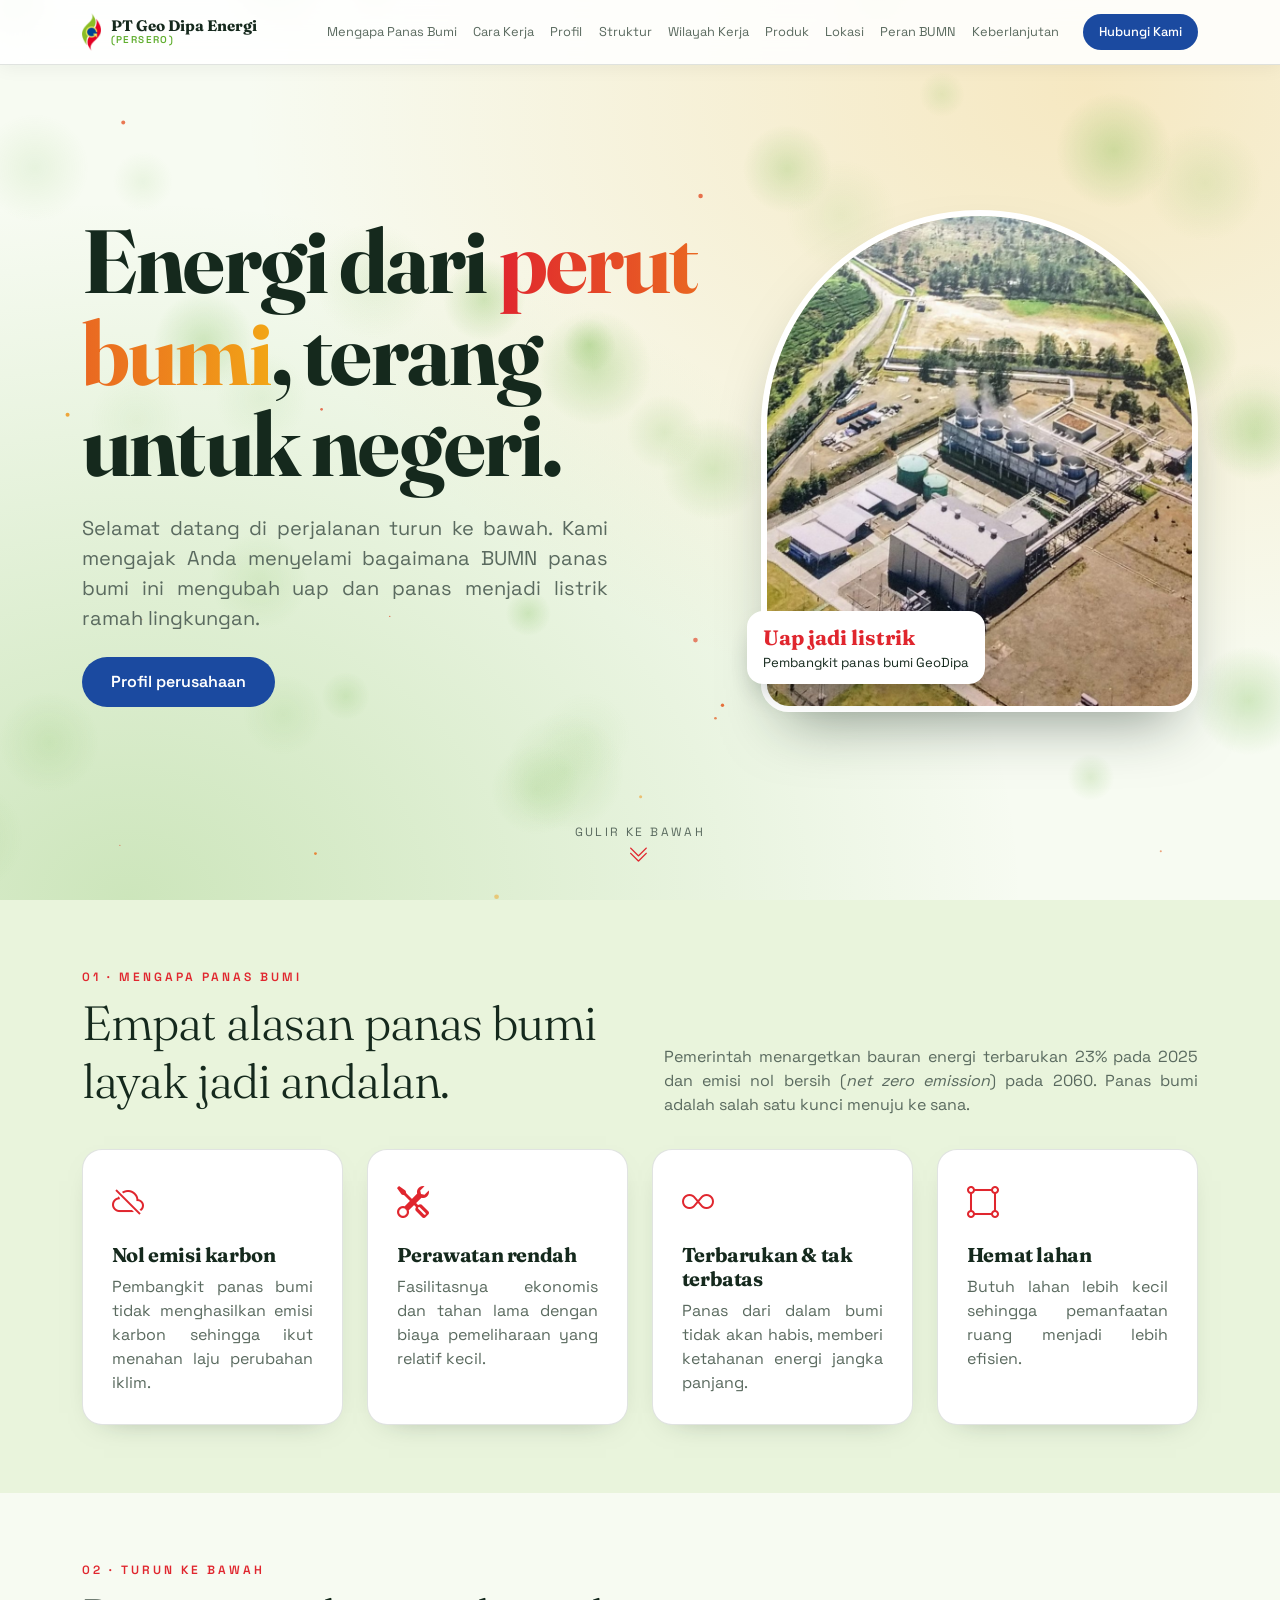
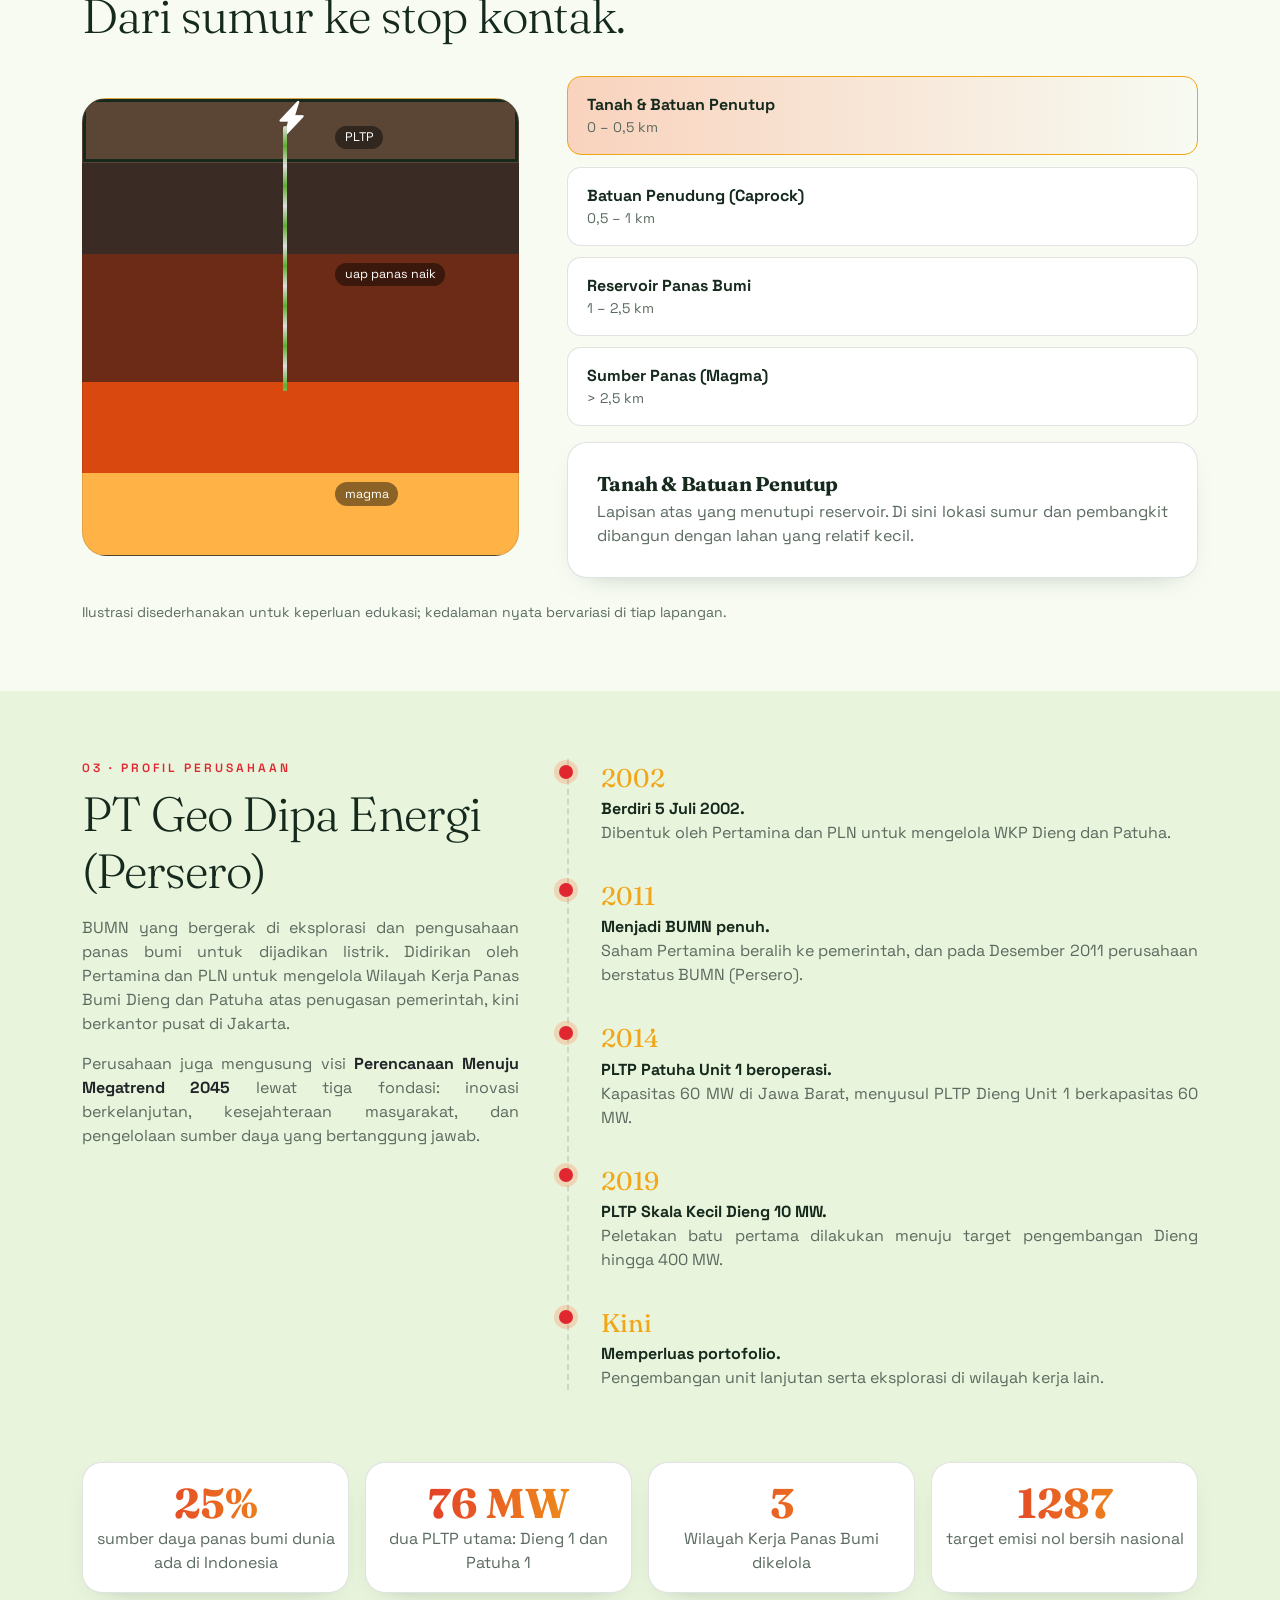
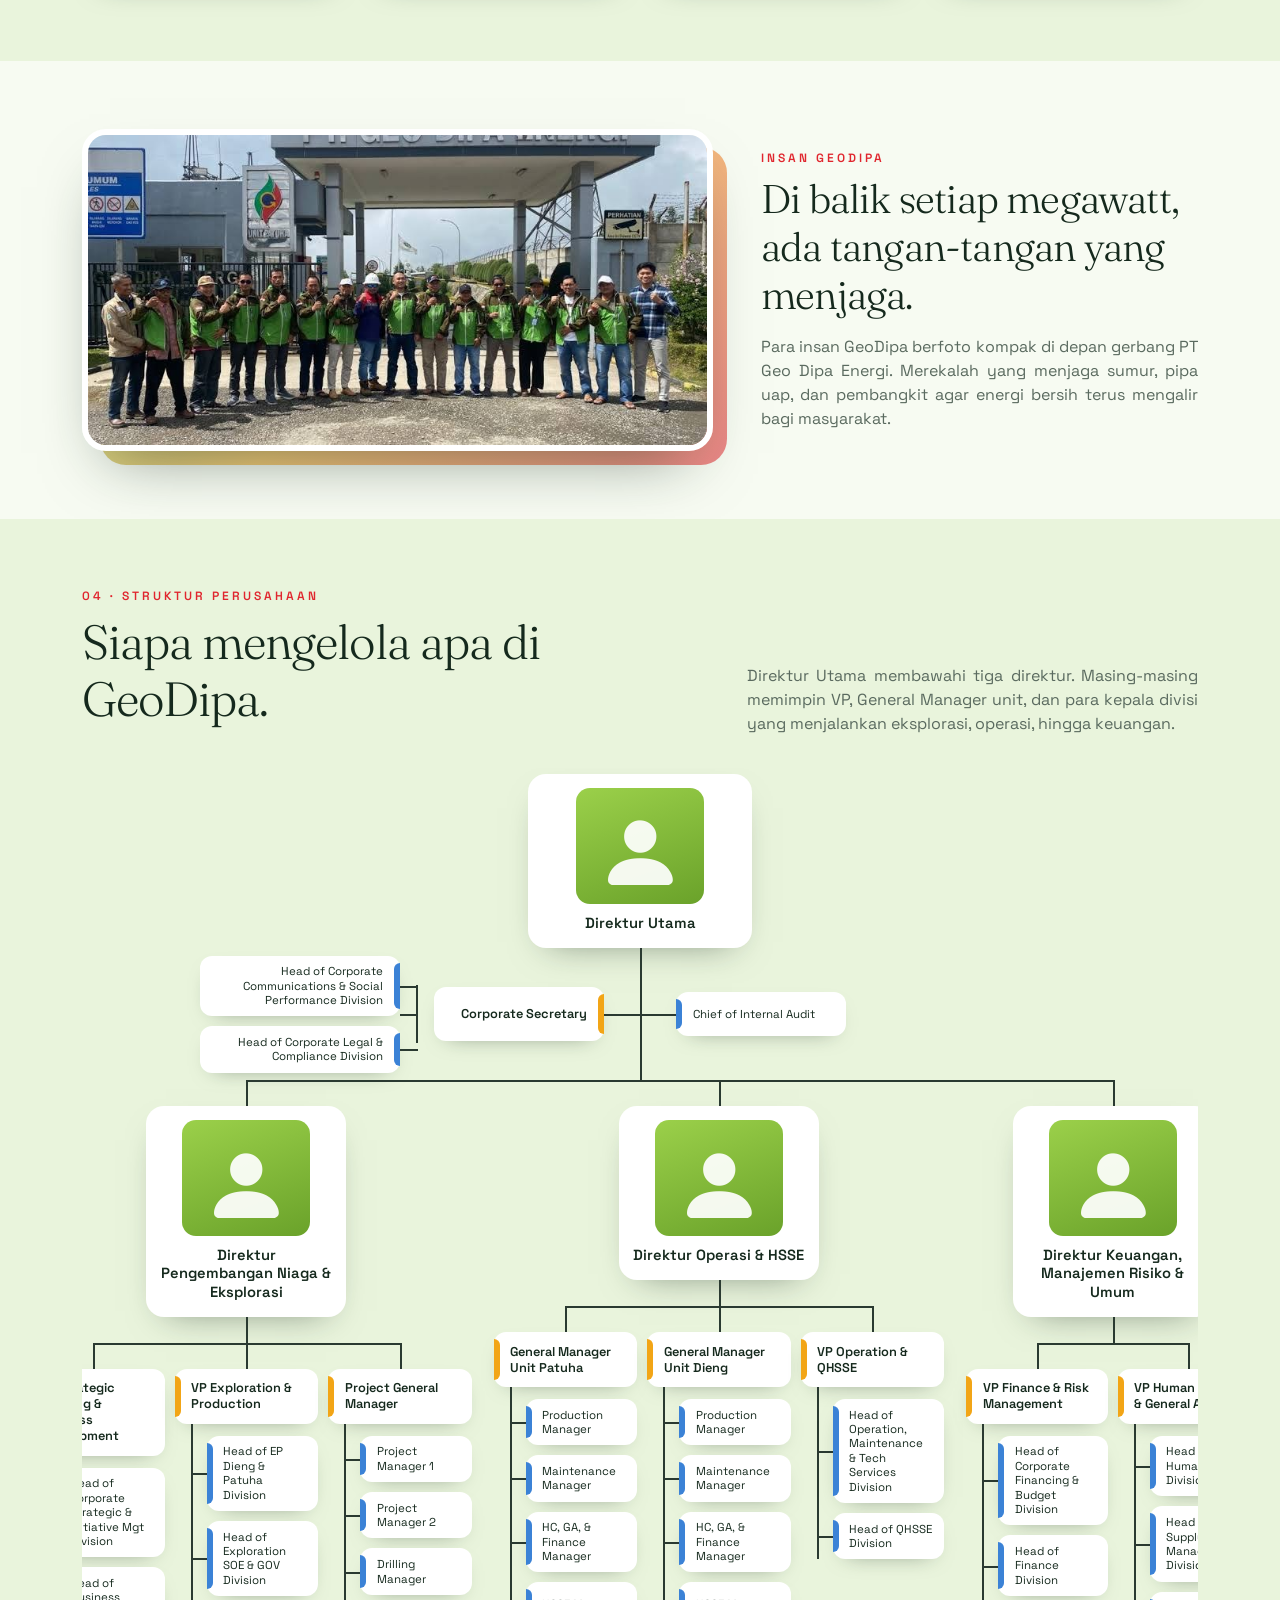
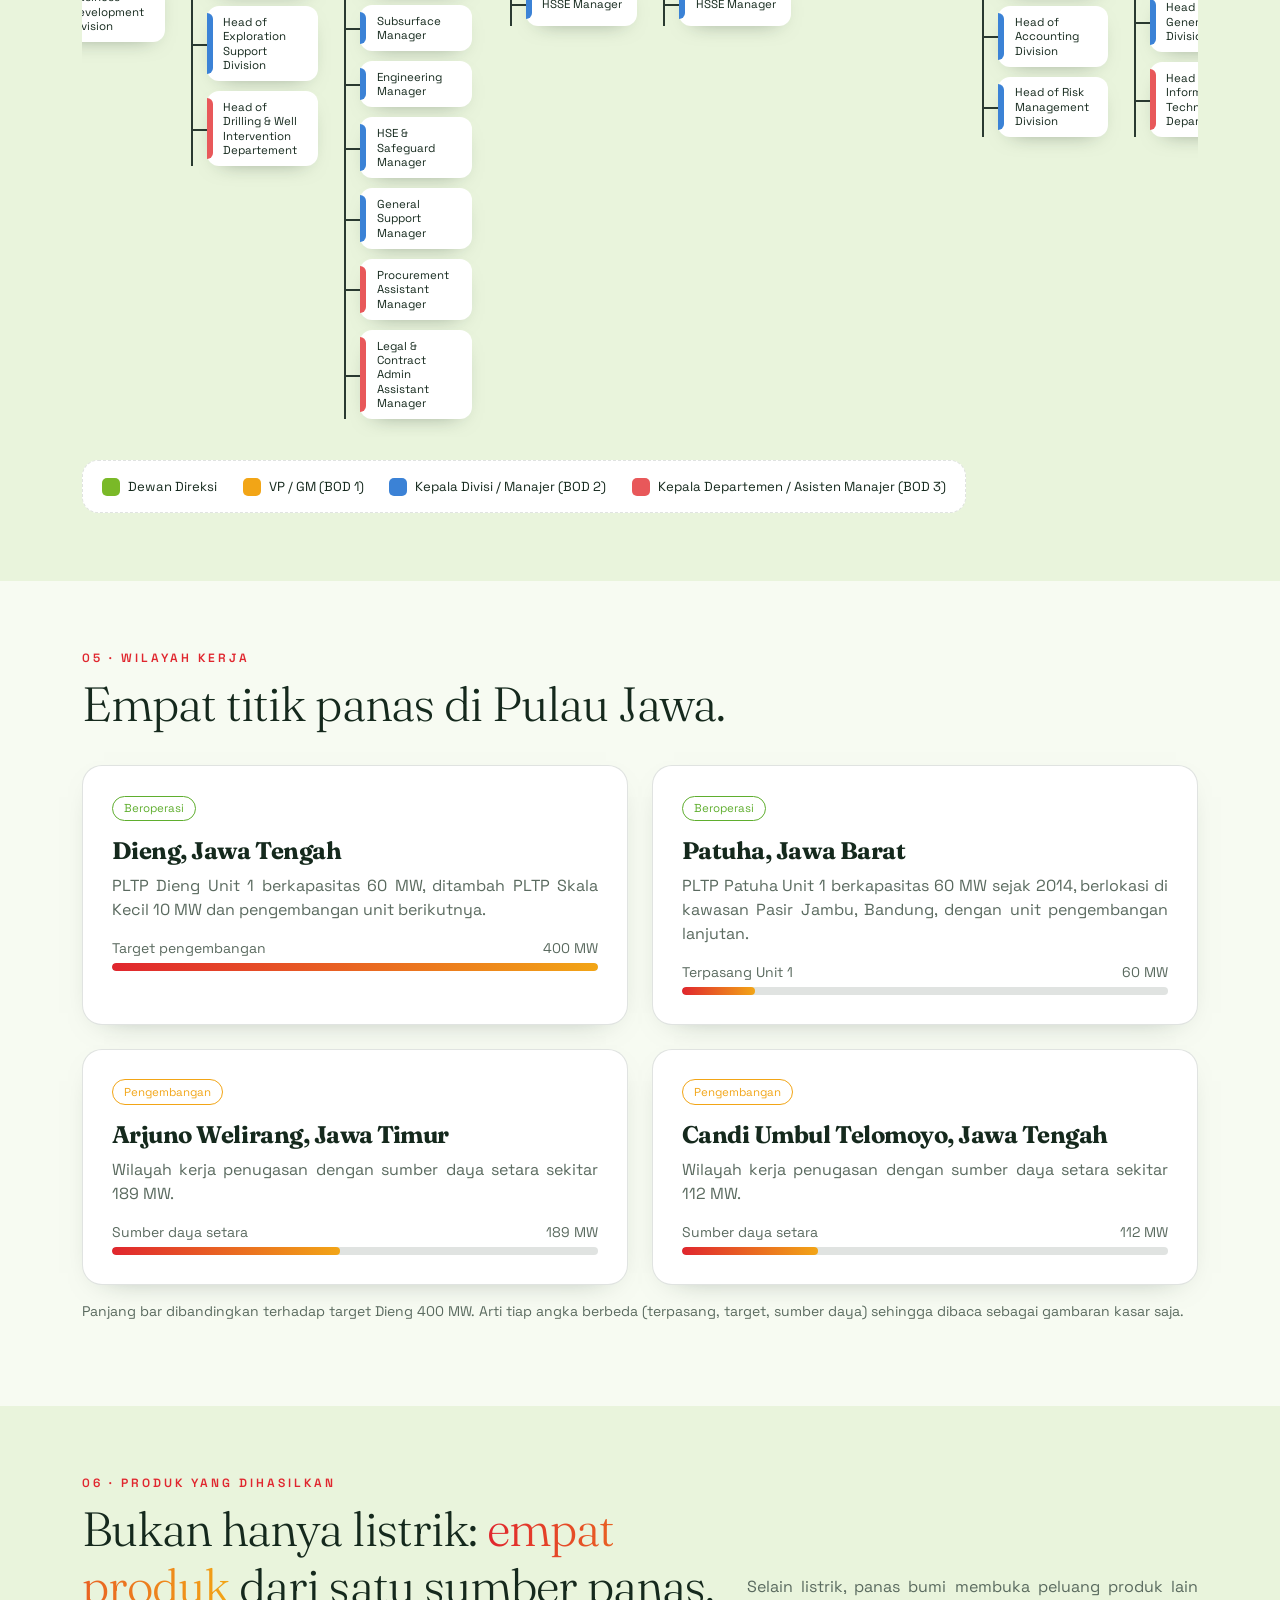
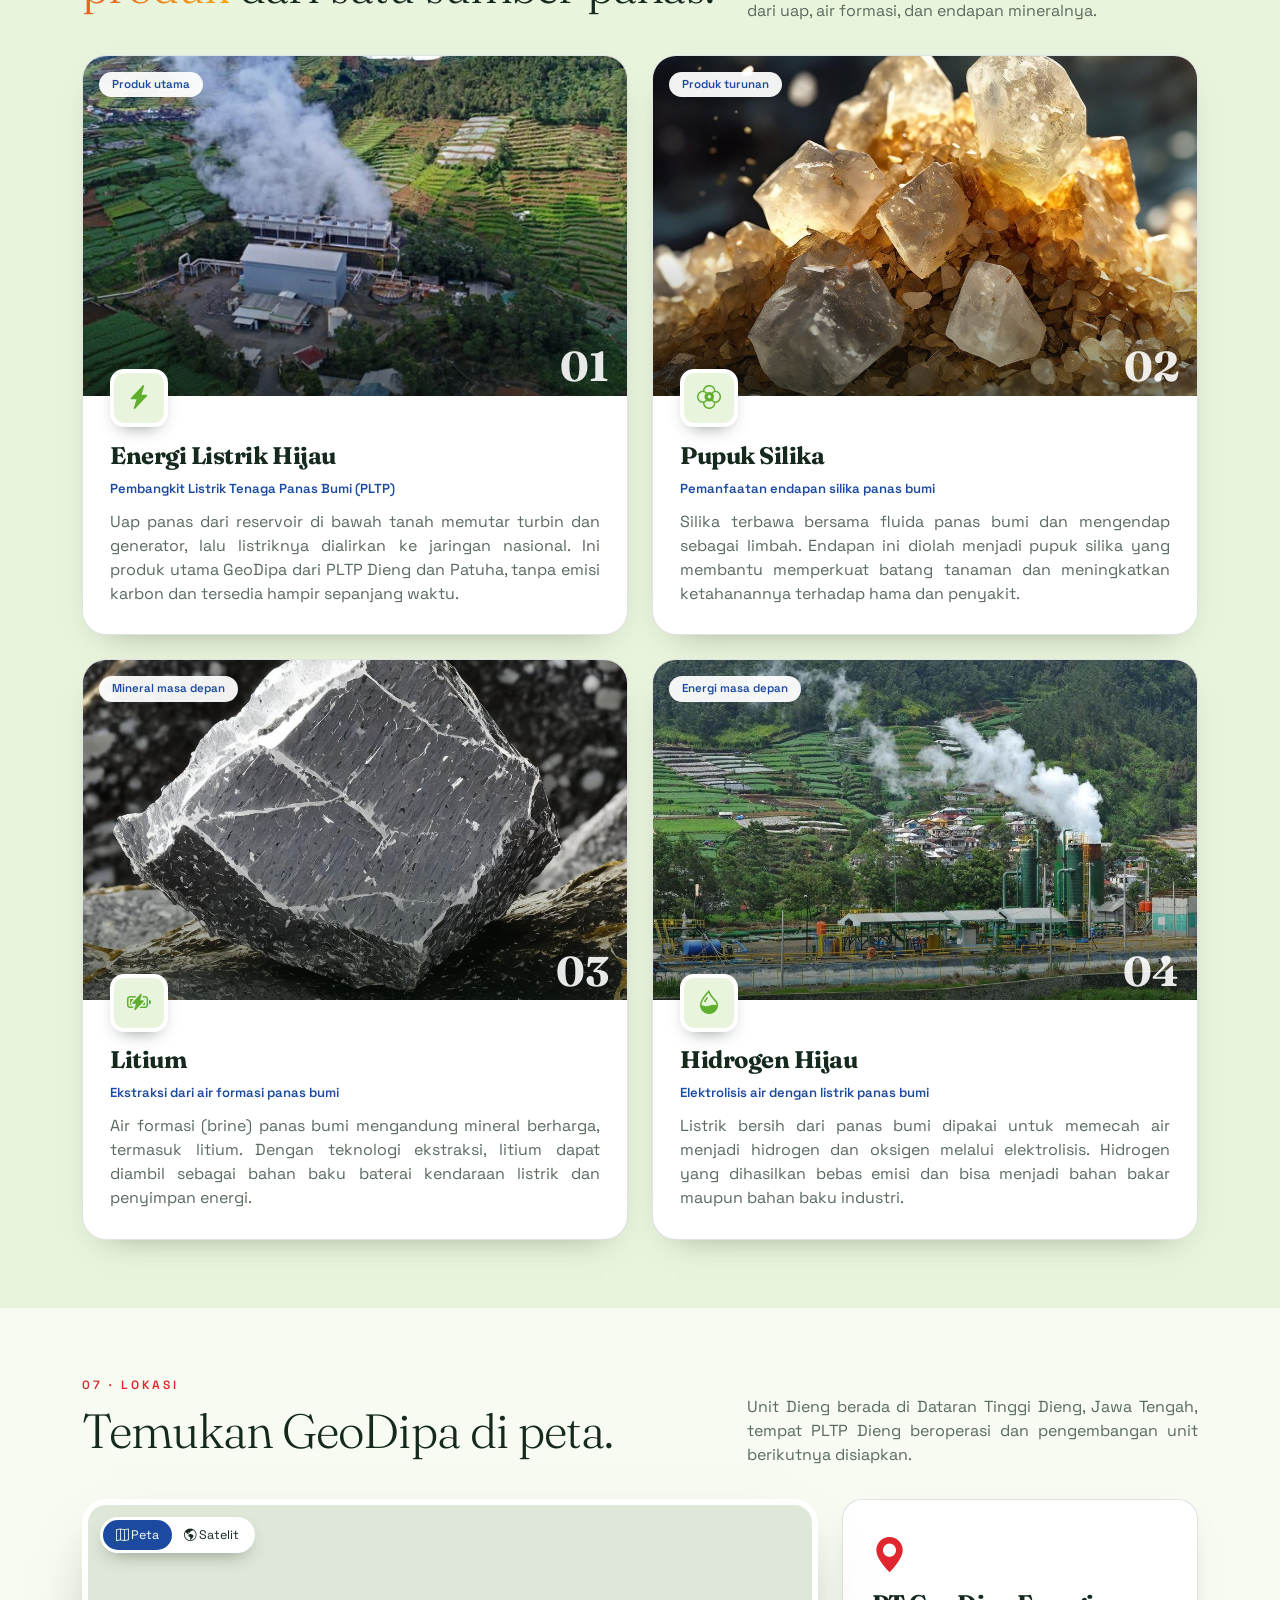
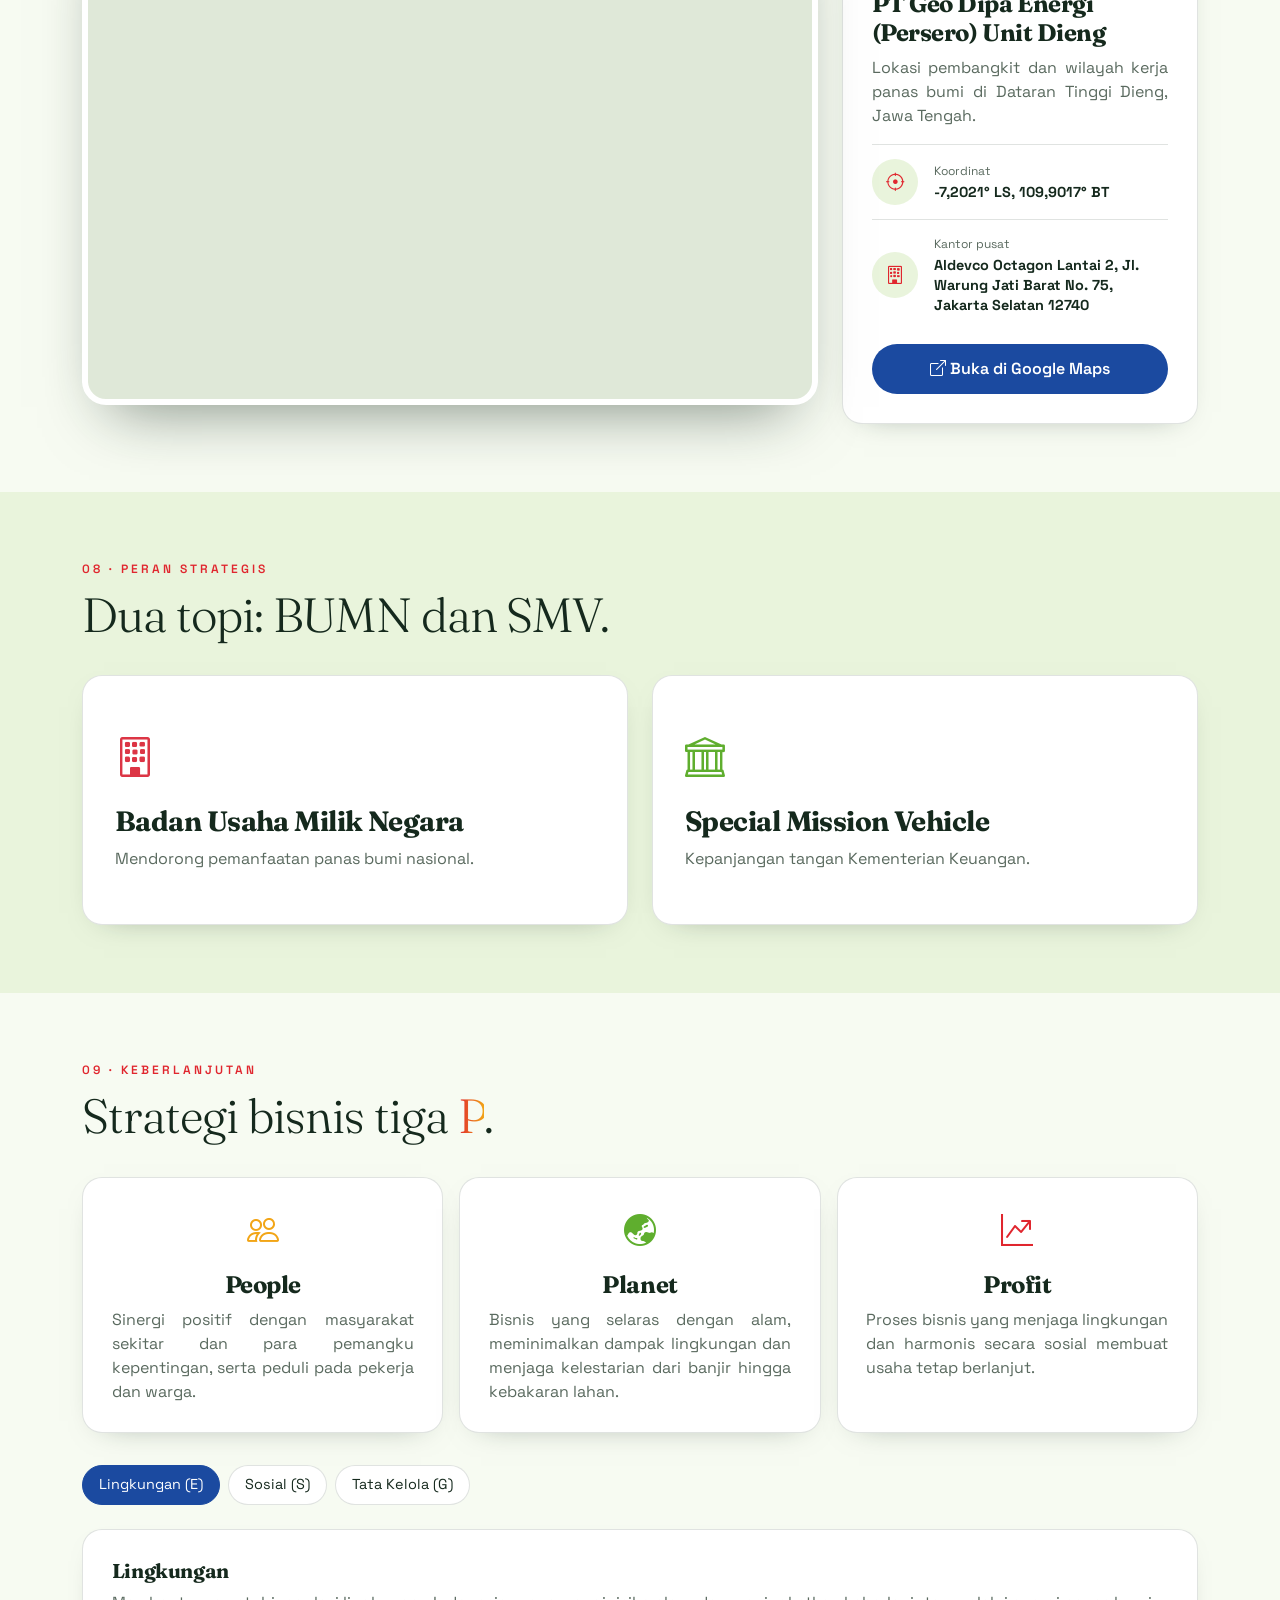
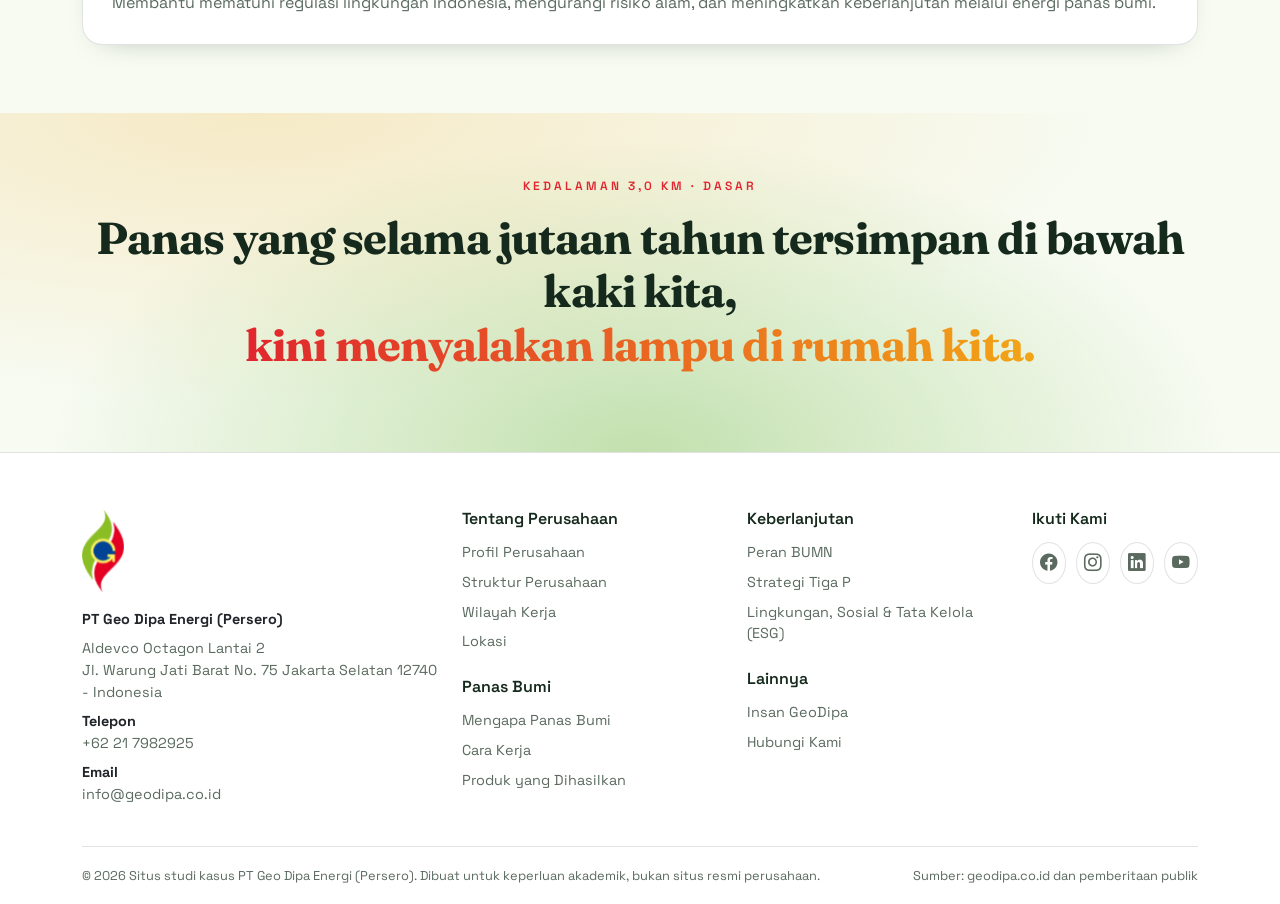
<file: index.html>
<!DOCTYPE html>
<html lang="id">
<head>
<meta charset="utf-8"><meta name="viewport" content="width=device-width, initial-scale=1">
<title>GeoDipa Energi | Dari Perut Bumi untuk Negeri</title>
<link rel="icon" href="assets/img/logo.png">
<meta name="description" content="Gambaran umum PT Geo Dipa Energi (Persero), BUMN panas bumi Indonesia. Situs studi kasus.">
<link rel="preconnect" href="https://fonts.googleapis.com"><link rel="preconnect" href="https://fonts.gstatic.com" crossorigin>
<link href="https://fonts.googleapis.com/css2?family=Fraunces:opsz,wght@9..144,600;9..144,700&family=Space+Grotesk:wght@400;500;600&display=swap" rel="stylesheet">
<link href="assets/vendor/bootstrap/css/bootstrap.min.css" rel="stylesheet">
<link href="assets/vendor/bootstrap-icons/bootstrap-icons.min.css" rel="stylesheet">
<link href="assets/vendor/aos/aos.css" rel="stylesheet">
<link href="assets/css/geodipa.css" rel="stylesheet">
</head>
<body>

<nav class="navbar navbar-expand-xl fixed-top"><div class="container">
  <span class="navbar-brand"><img src="assets/img/logo.png" alt="Logo PT Geo Dipa Energi"><span>PT Geo Dipa Energi<small>(PERSERO)</small></span></span>
  <button class="navbar-toggler border-0" data-bs-toggle="collapse" data-bs-target="#nav" aria-label="Buka menu"><i class="bi bi-list fs-2"></i></button>
  <div class="collapse navbar-collapse" id="nav"><ul class="navbar-nav ms-auto align-items-xl-center">
    <li class="nav-item"><a class="nav-link" href="#kenapa">Mengapa Panas Bumi</a></li>
    <li class="nav-item"><a class="nav-link" href="#cara">Cara Kerja</a></li>
    <li class="nav-item"><a class="nav-link" href="#profil">Profil</a></li>
    <li class="nav-item"><a class="nav-link" href="#struktur">Struktur</a></li>
    <li class="nav-item"><a class="nav-link" href="#wilayah">Wilayah Kerja</a></li>
    <li class="nav-item"><a class="nav-link" href="#produk">Produk</a></li>
    <li class="nav-item"><a class="nav-link" href="#lokasi">Lokasi</a></li>
    <li class="nav-item"><a class="nav-link" href="#peran">Peran BUMN</a></li>
    <li class="nav-item"><a class="nav-link" href="#esg">Keberlanjutan</a></li>
    <li class="nav-item ms-xl-3"><a class="btn btn-magma btn-sm px-3 py-2" href="kontak.html">Hubungi Kami</a></li>
  </ul></div>
</div></nav>


<section id="hero"><canvas id="fx"></canvas>
  <div class="container position-relative"><div class="row align-items-center g-5">
    <div class="col-lg-7">
      <h1 data-aos="fade-up">Energi dari <span class="grad">perut bumi</span>, terang untuk negeri.</h1>
      <p class="mute fs-5 mt-4 col-lg-10" data-aos="fade-up" data-aos-delay="150">Selamat datang di perjalanan turun ke bawah. Kami mengajak Anda menyelami bagaimana BUMN panas bumi ini mengubah uap dan panas menjadi listrik ramah lingkungan.</p>
      <div class="mt-4 d-flex gap-3 flex-wrap" data-aos="fade-up" data-aos-delay="300">
        <a href="#profil" class="btn btn-magma">Profil perusahaan</a></div>
    </div>
    <div class="col-lg-5" data-aos="zoom-in" data-aos-delay="200"><div class="hero-pic">
      <img src="assets/img/plta-geodipa.jpg" alt="Foto udara pembangkit listrik tenaga panas bumi GeoDipa dikelilingi kebun teh">
      <div class="badge-f"><b>Uap jadi listrik</b>Pembangkit panas bumi GeoDipa</div></div></div>
  </div></div>
  <div class="scroll-hint">GULIR KE BAWAH<i class="bi bi-chevron-double-down"></i></div>
</section>


<section id="kenapa" style="background:var(--tint)">
  <div class="container">
    <div class="row g-5 align-items-end mb-5">
      <div class="col-lg-6" data-aos="fade-right"><div class="eyebrow mb-2">01 · Mengapa panas bumi</div>
        <h2 class="display-5">Empat alasan panas bumi layak jadi andalan.</h2></div>
      <div class="col-lg-6 mute desc" data-aos="fade-left">Pemerintah menargetkan bauran energi terbarukan 23% pada 2025 dan emisi nol bersih (<i>net zero emission</i>) pada 2060. Panas bumi adalah salah satu kunci menuju ke sana.</div>
    </div>
    <div class="row g-4">
      <div class="col-md-6 col-lg-3" data-aos="fade-up"><div class="gcard"><i class="bi bi-cloud-slash ic"></i><h5 class="serif mt-3">Nol emisi karbon</h5><p class="mute mb-0">Pembangkit panas bumi tidak menghasilkan emisi karbon sehingga ikut menahan laju perubahan iklim.</p></div></div>
      <div class="col-md-6 col-lg-3" data-aos="fade-up" data-aos-delay="100"><div class="gcard"><i class="bi bi-tools ic"></i><h5 class="serif mt-3">Perawatan rendah</h5><p class="mute mb-0">Fasilitasnya ekonomis dan tahan lama dengan biaya pemeliharaan yang relatif kecil.</p></div></div>
      <div class="col-md-6 col-lg-3" data-aos="fade-up" data-aos-delay="200"><div class="gcard"><i class="bi bi-infinity ic"></i><h5 class="serif mt-3">Terbarukan &amp; tak terbatas</h5><p class="mute mb-0">Panas dari dalam bumi tidak akan habis, memberi ketahanan energi jangka panjang.</p></div></div>
      <div class="col-md-6 col-lg-3" data-aos="fade-up" data-aos-delay="300"><div class="gcard"><i class="bi bi-bounding-box-circles ic"></i><h5 class="serif mt-3">Hemat lahan</h5><p class="mute mb-0">Butuh lahan lebih kecil sehingga pemanfaatan ruang menjadi lebih efisien.</p></div></div>
    </div>
  </div>
</section>


<section id="cara">
  <div class="container">
    <div class="eyebrow mb-2">02 · Turun ke bawah</div>
    <h2 class="display-5 mb-5">Dari sumur ke stop kontak.</h2>
    <div class="row g-5 align-items-center">
      <div class="col-lg-5" data-aos="zoom-in">
        <div class="earth">
          <div class="band" style="top:0;height:14%"></div><div class="band" style="top:14%;height:20%"></div>
          <div class="band" style="top:34%;height:28%"></div><div class="band" style="top:62%;height:38%"></div>
          <i class="bi bi-lightning-charge-fill plant"></i><div class="well"></div>
          <span class="lbl" style="top:6%">PLTP</span><span class="lbl" style="top:36%">uap panas naik</span><span class="lbl" style="top:84%">magma</span>
        </div>
      </div>
      <div class="col-lg-7" data-aos="fade-left"><div id="layers"></div>
        <div class="gcard mt-3" id="layerInfo" style="min-height:130px"></div>
      </div>
    </div>
    <p class="mute small mt-4 mb-0">Ilustrasi disederhanakan untuk keperluan edukasi; kedalaman nyata bervariasi di tiap lapangan.</p>
  </div>
</section>


<section id="profil" style="background:var(--tint)">
  <div class="container">
    <div class="row g-5">
      <div class="col-lg-5" data-aos="fade-right">
        <div class="eyebrow mb-2">03 · Profil perusahaan</div>
        <h2 class="display-5">PT Geo Dipa Energi (Persero)</h2>
        <p class="mute mt-3">BUMN yang bergerak di eksplorasi dan pengusahaan panas bumi untuk dijadikan listrik. Didirikan oleh Pertamina dan PLN untuk mengelola Wilayah Kerja Panas Bumi Dieng dan Patuha atas penugasan pemerintah, kini berkantor pusat di Jakarta.</p>
        <p class="mute">Perusahaan juga mengusung visi <b class="text-dark">Perencanaan Menuju Megatrend 2045</b> lewat tiga fondasi: inovasi berkelanjutan, kesejahteraan masyarakat, dan pengelolaan sumber daya yang bertanggung jawab.</p>
      </div>
      <div class="col-lg-7" data-aos="fade-left">
        <div class="tl">
          <div class="it"><div class="yr">2002</div><b>Berdiri 5 Juli 2002.</b><div class="mute">Dibentuk oleh Pertamina dan PLN untuk mengelola WKP Dieng dan Patuha.</div></div>
          <div class="it"><div class="yr">2011</div><b>Menjadi BUMN penuh.</b><div class="mute">Saham Pertamina beralih ke pemerintah, dan pada Desember 2011 perusahaan berstatus BUMN (Persero).</div></div>
          <div class="it"><div class="yr">2014</div><b>PLTP Patuha Unit 1 beroperasi.</b><div class="mute">Kapasitas 60 MW di Jawa Barat, menyusul PLTP Dieng Unit 1 berkapasitas 60 MW.</div></div>
          <div class="it"><div class="yr">2019</div><b>PLTP Skala Kecil Dieng 10 MW.</b><div class="mute">Peletakan batu pertama dilakukan menuju target pengembangan Dieng hingga 400 MW.</div></div>
          <div class="it"><div class="yr">Kini</div><b>Memperluas portofolio.</b><div class="mute">Pengembangan unit lanjutan serta eksplorasi di wilayah kerja lain.</div></div>
        </div>
      </div>
    </div>
    <div class="row g-3 text-center mt-4">
  <div class="col-6 col-lg-3"><div class="gcard stat"><div class="n grad"><span data-purecounter-start="0" data-purecounter-end="40" data-purecounter-duration="2" class="purecounter"></span>%</div><div class="mute">sumber daya panas bumi dunia ada di Indonesia</div></div></div>
  <div class="col-6 col-lg-3"><div class="gcard stat"><div class="n grad"><span data-purecounter-start="0" data-purecounter-end="120" data-purecounter-duration="2" class="purecounter"></span> MW</div><div class="mute">dua PLTP utama: Dieng 1 dan Patuha 1</div></div></div>
  <div class="col-6 col-lg-3"><div class="gcard stat"><div class="n grad"><span data-purecounter-start="0" data-purecounter-end="4" data-purecounter-duration="2" class="purecounter"></span></div><div class="mute">Wilayah Kerja Panas Bumi dikelola</div></div></div>
  <div class="col-6 col-lg-3"><div class="gcard stat"><div class="n grad"><span data-purecounter-start="0" data-purecounter-end="2060" data-purecounter-duration="2" data-purecounter-separator="false" class="purecounter"></span></div><div class="mute">target emisi nol bersih nasional</div></div></div>
</div>
  </div>
</section>


<section id="insan">
  <div class="container"><div class="row g-5 align-items-center">
    <div class="col-lg-7" data-aos="fade-right"><div class="photo-frame"><img src="assets/img/insan-geodipa.jpg" alt="Insan GeoDipa berfoto kompak di depan gerbang PT Geo Dipa Energi"></div></div>
    <div class="col-lg-5" data-aos="fade-left"><div class="eyebrow mb-2">Insan GeoDipa</div>
      <h2 class="display-6">Di balik setiap megawatt, ada tangan-tangan yang menjaga.</h2>
      <p class="mute mt-3 mb-0">Para insan GeoDipa berfoto kompak di depan gerbang PT Geo Dipa Energi. Merekalah yang menjaga sumur, pipa uap, dan pembangkit agar energi bersih terus mengalir bagi masyarakat.</p></div>
  </div></div>
</section>


<section id="struktur" style="background:var(--tint)">
  <div class="container">
    <div class="row g-4 align-items-end mb-5">
      <div class="col-lg-7" data-aos="fade-right"><div class="eyebrow mb-2">04 · Struktur perusahaan</div>
        <h2 class="display-5">Siapa mengelola apa di GeoDipa.</h2></div>
      <div class="col-lg-5 mute desc" data-aos="fade-left">Direktur Utama membawahi tiga direktur. Masing-masing memimpin VP, General Manager unit, dan para kepala divisi yang menjalankan eksplorasi, operasi, hingga keuangan.</div>
    </div>
    <div data-aos="fade-up"><div class="org-scroll" tabindex="0" aria-label="Bagan struktur organisasi PT Geo Dipa Energi">
<div class="org">
  <div class="otop">
    <div class="dcard"><div class="ph"><i class="bi bi-person-fill"></i></div><b>Direktur Utama</b></div>
  </div>
  <div class="ostaff">
    <div class="sl"><div class="stack"><div class="oc b rt"><span>Head of Corporate Communications &amp; Social Performance Division</span></div><div class="oc b rt"><span>Head of Corporate Legal &amp; Compliance Division</span></div></div><div class="oc o rt"><span>Corporate Secretary</span></div></div>
    <div class="sm"></div>
    <div class="sr"><div class="oc b "><span>Chief of Internal Audit</span></div></div>
  </div>
  <div class="odirs">
    <div class="ogrp" style="grid-column:span 3"><div class="odir"><div class="dcard"><div class="ph"><i class="bi bi-person-fill"></i></div><b>Direktur Pengembangan Niaga &amp; Eksplorasi</b></div></div><div class="ocols n3"><div class="ocol"><div class="oc o "><span>VP Strategic Planning &amp; Business Development</span></div><ul class="kids"><li><div class="oc b "><span>Head of Corporate Strategic &amp; Initiative Mgt Division</span></div></li><li><div class="oc b "><span>Head of Business Development Division</span></div></li></ul></div><div class="ocol"><div class="oc o "><span>VP Exploration &amp; Production</span></div><ul class="kids"><li><div class="oc b "><span>Head of EP Dieng &amp; Patuha Division</span></div></li><li><div class="oc b "><span>Head of Exploration SOE &amp; GOV Division</span></div></li><li><div class="oc b "><span>Head of Exploration Support Division</span></div></li><li><div class="oc r "><span>Head of Drilling &amp; Well Intervention Departement</span></div></li></ul></div><div class="ocol"><div class="oc o "><span>Project General Manager</span></div><ul class="kids"><li><div class="oc b "><span>Project Manager 1</span></div></li><li><div class="oc b "><span>Project Manager 2</span></div></li><li><div class="oc b "><span>Drilling Manager</span></div></li><li><div class="oc b "><span>Subsurface Manager</span></div></li><li><div class="oc b "><span>Engineering Manager</span></div></li><li><div class="oc b "><span>HSE &amp; Safeguard Manager</span></div></li><li><div class="oc b "><span>General Support Manager</span></div></li><li><div class="oc r "><span>Procurement Assistant Manager</span></div></li><li><div class="oc r "><span>Legal &amp; Contract Admin Assistant Manager</span></div></li></ul></div></div></div>
    <div class="ogrp" style="grid-column:span 3"><div class="odir"><div class="dcard"><div class="ph"><i class="bi bi-person-fill"></i></div><b>Direktur Operasi &amp; HSSE</b></div></div><div class="ocols n3"><div class="ocol"><div class="oc o "><span>General Manager Unit Patuha</span></div><ul class="kids"><li><div class="oc b "><span>Production Manager</span></div></li><li><div class="oc b "><span>Maintenance Manager</span></div></li><li><div class="oc b "><span>HC, GA, &amp; Finance Manager</span></div></li><li><div class="oc b "><span>HSSE Manager</span></div></li></ul></div><div class="ocol"><div class="oc o "><span>General Manager Unit Dieng</span></div><ul class="kids"><li><div class="oc b "><span>Production Manager</span></div></li><li><div class="oc b "><span>Maintenance Manager</span></div></li><li><div class="oc b "><span>HC, GA, &amp; Finance Manager</span></div></li><li><div class="oc b "><span>HSSE Manager</span></div></li></ul></div><div class="ocol"><div class="oc o "><span>VP Operation &amp; QHSSE</span></div><ul class="kids"><li><div class="oc b "><span>Head of Operation, Maintenance &amp; Tech Services Division</span></div></li><li><div class="oc b "><span>Head of QHSSE Division</span></div></li></ul></div></div></div>
    <div class="ogrp" style="grid-column:span 2"><div class="odir"><div class="dcard"><div class="ph"><i class="bi bi-person-fill"></i></div><b>Direktur Keuangan, Manajemen Risiko &amp; Umum</b></div></div><div class="ocols n2"><div class="ocol"><div class="oc o "><span>VP Finance &amp; Risk Management</span></div><ul class="kids"><li><div class="oc b "><span>Head of Corporate Financing &amp; Budget Division</span></div></li><li><div class="oc b "><span>Head of Finance Division</span></div></li><li><div class="oc b "><span>Head of Accounting Division</span></div></li><li><div class="oc b "><span>Head of Risk Management Division</span></div></li></ul></div><div class="ocol"><div class="oc o "><span>VP Human Capital &amp; General Affairs</span></div><ul class="kids"><li><div class="oc b "><span>Head of Human Capital Division</span></div></li><li><div class="oc b "><span>Head of Supply Chain Management Division</span></div></li><li><div class="oc b "><span>Head of General Affair Division</span></div></li><li><div class="oc r "><span>Head of Information Technology Department</span></div></li></ul></div></div></div>
  </div>
</div>
</div>
<div class="olegend">
  <span><i class="lg g"></i>Dewan Direksi</span><span><i class="lg o"></i>VP / GM (BOD 1)</span><span><i class="lg b"></i>Kepala Divisi / Manajer (BOD 2)</span><span><i class="lg r"></i>Kepala Departemen / Asisten Manajer (BOD 3)</span>
</div></div>
  </div>
</section>


<section id="wilayah">
  <div class="container">
    <div class="eyebrow mb-2">05 · Wilayah kerja</div>
    <h2 class="display-5 mb-5">Empat titik panas di Pulau Jawa.</h2>
    <div class="row g-4 wkp">
      <div class="col-md-6" data-aos="fade-up"><div class="gcard"><span class="chip">Beroperasi</span><h4 class="serif mt-3">Dieng, Jawa Tengah</h4>
        <p class="mute">PLTP Dieng Unit 1 berkapasitas 60 MW, ditambah PLTP Skala Kecil 10 MW dan pengembangan unit berikutnya.</p>
        <div class="d-flex justify-content-between small mute mb-1"><span>Target pengembangan</span><span>400 MW</span></div><div class="bar"><span data-w="100"></span></div></div></div>
      <div class="col-md-6" data-aos="fade-up" data-aos-delay="100"><div class="gcard"><span class="chip">Beroperasi</span><h4 class="serif mt-3">Patuha, Jawa Barat</h4>
        <p class="mute">PLTP Patuha Unit 1 berkapasitas 60 MW sejak 2014, berlokasi di kawasan Pasir Jambu, Bandung, dengan unit pengembangan lanjutan.</p>
        <div class="d-flex justify-content-between small mute mb-1"><span>Terpasang Unit 1</span><span>60 MW</span></div><div class="bar"><span data-w="15"></span></div></div></div>
      <div class="col-md-6" data-aos="fade-up"><div class="gcard"><span class="chip dev">Pengembangan</span><h4 class="serif mt-3">Arjuno Welirang, Jawa Timur</h4>
        <p class="mute">Wilayah kerja penugasan dengan sumber daya setara sekitar 189 MW.</p>
        <div class="d-flex justify-content-between small mute mb-1"><span>Sumber daya setara</span><span>189 MW</span></div><div class="bar"><span data-w="47"></span></div></div></div>
      <div class="col-md-6" data-aos="fade-up" data-aos-delay="100"><div class="gcard"><span class="chip dev">Pengembangan</span><h4 class="serif mt-3">Candi Umbul Telomoyo, Jawa Tengah</h4>
        <p class="mute">Wilayah kerja penugasan dengan sumber daya setara sekitar 112 MW.</p>
        <div class="d-flex justify-content-between small mute mb-1"><span>Sumber daya setara</span><span>112 MW</span></div><div class="bar"><span data-w="28"></span></div></div></div>
    </div>
    <p class="mute small mt-3">Panjang bar dibandingkan terhadap target Dieng 400 MW. Arti tiap angka berbeda (terpasang, target, sumber daya) sehingga dibaca sebagai gambaran kasar saja.</p>
  </div>
</section>


<section id="produk" style="background:var(--tint)">
  <div class="container">
    <div class="row g-4 align-items-end mb-5">
      <div class="col-lg-7" data-aos="fade-right"><div class="eyebrow mb-2">06 · Produk yang dihasilkan</div>
        <h2 class="display-5">Bukan hanya listrik: <span class="grad">empat produk</span> dari satu sumber panas.</h2></div>
      <div class="col-lg-5 mute desc" data-aos="fade-left">Selain listrik, panas bumi membuka peluang produk lain dari uap, air formasi, dan endapan mineralnya.</div>
    </div>
    <div class="row g-4">
    <div class="col-md-6" data-aos="fade-up" data-aos-delay="0"><article class="pcard">
        <div class="pimg"><img src="assets/img/produk-listrik.jpg" alt="Pembangkit panas bumi GeoDipa dikelilingi lahan pertanian" loading="lazy"><span class="ptag">Produk utama</span><span class="pnum">01</span></div>
        <div class="pbody"><div class="pic"><i class="bi bi-lightning-charge-fill"></i></div><h4 class="serif">Energi Listrik Hijau</h4><div class="psub">Pembangkit Listrik Tenaga Panas Bumi (PLTP)</div><p class="mute mb-0">Uap panas dari reservoir di bawah tanah memutar turbin dan generator, lalu listriknya dialirkan ke jaringan nasional. Ini produk utama GeoDipa dari PLTP Dieng dan Patuha, tanpa emisi karbon dan tersedia hampir sepanjang waktu.</p></div>
      </article></div>
    <div class="col-md-6" data-aos="fade-up" data-aos-delay="100"><article class="pcard">
        <div class="pimg"><img src="assets/img/produk-silika.jpg" alt="Kristal silika berwarna keemasan" loading="lazy"><span class="ptag">Produk turunan</span><span class="pnum">02</span></div>
        <div class="pbody"><div class="pic"><i class="bi bi-flower2"></i></div><h4 class="serif">Pupuk Silika</h4><div class="psub">Pemanfaatan endapan silika panas bumi</div><p class="mute mb-0">Silika terbawa bersama fluida panas bumi dan mengendap sebagai limbah. Endapan ini diolah menjadi pupuk silika yang membantu memperkuat batang tanaman dan meningkatkan ketahanannya terhadap hama dan penyakit.</p></div>
      </article></div>
    <div class="col-md-6" data-aos="fade-up" data-aos-delay="0"><article class="pcard">
        <div class="pimg"><img src="assets/img/produk-litium.jpg" alt="Bongkahan batuan litium berwarna gelap dengan urat putih dan emas" loading="lazy"><span class="ptag">Mineral masa depan</span><span class="pnum">03</span></div>
        <div class="pbody"><div class="pic"><i class="bi bi-battery-charging"></i></div><h4 class="serif">Litium</h4><div class="psub">Ekstraksi dari air formasi panas bumi</div><p class="mute mb-0">Air formasi (brine) panas bumi mengandung mineral berharga, termasuk litium. Dengan teknologi ekstraksi, litium dapat diambil sebagai bahan baku baterai kendaraan listrik dan penyimpan energi.</p></div>
      </article></div>
    <div class="col-md-6" data-aos="fade-up" data-aos-delay="100"><article class="pcard">
        <div class="pimg"><img src="assets/img/produk-hidrogen.jpg" alt="Fasilitas plant hidrogen hijau di tengah perbukitan" loading="lazy"><span class="ptag">Energi masa depan</span><span class="pnum">04</span></div>
        <div class="pbody"><div class="pic"><i class="bi bi-droplet-half"></i></div><h4 class="serif">Hidrogen Hijau</h4><div class="psub">Elektrolisis air dengan listrik panas bumi</div><p class="mute mb-0">Listrik bersih dari panas bumi dipakai untuk memecah air menjadi hidrogen dan oksigen melalui elektrolisis. Hidrogen yang dihasilkan bebas emisi dan bisa menjadi bahan bakar maupun bahan baku industri.</p></div>
      </article></div>
    </div>
  </div>
</section>


<section id="lokasi">
  <div class="container">
    <div class="row g-4 align-items-end mb-5">
      <div class="col-lg-7" data-aos="fade-right"><div class="eyebrow mb-2">07 · Lokasi</div>
        <h2 class="display-5">Temukan GeoDipa di peta.</h2></div>
      <div class="col-lg-5 mute desc" data-aos="fade-left">Unit Dieng berada di Dataran Tinggi Dieng, Jawa Tengah, tempat PLTP Dieng beroperasi dan pengembangan unit berikutnya disiapkan.</div>
    </div>
    <div class="row g-4">
      <div class="col-lg-8" data-aos="fade-up">
        <div class="mapbox">
          <div class="maptabs" role="group" aria-label="Jenis peta">
            <button class="on" data-t="m" type="button"><i class="bi bi-map"></i> Peta</button>
            <button data-t="k" type="button"><i class="bi bi-globe-americas"></i> Satelit</button>
          </div>
          <iframe id="gmap" title="Peta lokasi PT Geo Dipa Energi (Persero) Unit Dieng" loading="lazy" allowfullscreen referrerpolicy="no-referrer-when-downgrade"
            src="https://maps.google.com/maps?q=-7.2021115,109.9016896(PT%20Geo%20Dipa%20Energi%20Unit%20Dieng)&amp;z=14&amp;t=m&amp;hl=id&amp;output=embed"></iframe>
        </div>
      </div>
      <div class="col-lg-4" data-aos="fade-up" data-aos-delay="100">
        <div class="gcard loc">
          <i class="bi bi-geo-alt-fill ic"></i>
          <h4 class="serif mt-2">PT Geo Dipa Energi (Persero) Unit Dieng</h4>
          <p class="mute">Lokasi pembangkit dan wilayah kerja panas bumi di Dataran Tinggi Dieng, Jawa Tengah.</p>
          <div class="irow"><i class="bi bi-crosshair"></i><div><small>Koordinat</small><b>-7,2021° LS, 109,9017° BT</b></div></div>
          <div class="irow"><i class="bi bi-building"></i><div><small>Kantor pusat</small><b>Aldevco Octagon Lantai 2, Jl. Warung Jati Barat No. 75, Jakarta Selatan 12740</b></div></div>
          <a class="btn btn-magma w-100 mt-2" href="https://maps.app.goo.gl/nhLriQ5mREMkyF7M6" target="_blank" rel="noopener"><i class="bi bi-box-arrow-up-right"></i> Buka di Google Maps</a>
        </div>
      </div>
    </div>
  </div>
</section>


<section id="peran" style="background:var(--tint)">
  <div class="container">
    <div class="eyebrow mb-2">08 · Peran strategis</div>
    <h2 class="display-5 mb-5">Dua topi: BUMN dan SMV.</h2>
    <div class="row g-4">
      <div class="col-md-6" data-aos="flip-left"><div class="flip"><div>
        <div class="f"><i class="bi bi-building ic fs-1 text-danger"></i><h3 class="mt-3">Badan Usaha Milik Negara</h3><p class="mute mb-0">Mendorong pemanfaatan panas bumi nasional.</p></div>
        <div class="b"><p>Mempercepat pemanfaatan lewat pengembangan mandiri, kerja sama dengan BUMN lain, dan kolaborasi dengan swasta.</p><p class="mb-0">Bertindak sebagai jaring pengaman pemerintah dengan menerima proyek di wilayah kerja yang kurang diminati pihak lain.</p></div></div></div></div>
      <div class="col-md-6" data-aos="flip-right"><div class="flip"><div>
        <div class="f"><i class="bi bi-bank ic fs-1" style="color:var(--steam)"></i><h3 class="mt-3">Special Mission Vehicle</h3><p class="mute mb-0">Kepanjangan tangan Kementerian Keuangan.</p></div>
        <div class="b" style="background:linear-gradient(135deg,#1c8d88,#0e4f4c)"><p>Menjalankan penugasan untuk mengurangi risiko eksplorasi atas nama pemerintah bersama SMV lain.</p><p class="mb-0">Memanfaatkan insentif fiskal seperti jaminan pemerintah dan dana eksplorasi panas bumi, serta membantu merumuskan kebijakan fiskal terkait panas bumi.</p></div></div></div></div>
    </div>
  </div>
</section>


<section id="esg">
  <div class="container">
    <div class="eyebrow mb-2">09 · Keberlanjutan</div>
    <h2 class="display-5 mb-5">Strategi bisnis tiga <span class="grad">P</span>.</h2>
    <div class="p3 mb-5">
      <div class="gcard" data-aos="fade-up"><i class="bi bi-people ic"></i><h4 class="serif mt-3">People</h4><p class="mute mb-0">Sinergi positif dengan masyarakat sekitar dan para pemangku kepentingan, serta peduli pada pekerja dan warga.</p></div>
      <div class="gcard" data-aos="fade-up" data-aos-delay="100"><i class="bi bi-globe-asia-australia ic"></i><h4 class="serif mt-3">Planet</h4><p class="mute mb-0">Bisnis yang selaras dengan alam, meminimalkan dampak lingkungan dan menjaga kelestarian dari banjir hingga kebakaran lahan.</p></div>
      <div class="gcard" data-aos="fade-up" data-aos-delay="200"><i class="bi bi-graph-up-arrow ic"></i><h4 class="serif mt-3">Profit</h4><p class="mute mb-0">Proses bisnis yang menjaga lingkungan dan harmonis secara sosial membuat usaha tetap berlanjut.</p></div>
    </div>
    <ul class="nav nav-pills mb-4" data-aos="fade-up"><li class="nav-item"><button class="nav-link active" data-bs-toggle="pill" data-bs-target="#e1">Lingkungan (E)</button></li><li class="nav-item"><button class="nav-link" data-bs-toggle="pill" data-bs-target="#e2">Sosial (S)</button></li><li class="nav-item"><button class="nav-link" data-bs-toggle="pill" data-bs-target="#e3">Tata Kelola (G)</button></li></ul>
    <div class="tab-content gcard" data-aos="fade-up">
      <div class="tab-pane fade show active" id="e1"><h5 class="serif">Lingkungan</h5><p class="mute mb-0">Membantu mematuhi regulasi lingkungan Indonesia, mengurangi risiko alam, dan meningkatkan keberlanjutan melalui energi panas bumi.</p></div>
      <div class="tab-pane fade" id="e2"><h5 class="serif">Sosial</h5><p class="mute mb-0">Meningkatkan keselamatan dan kesehatan kerja (K3), mencegah kecelakaan, serta berkolaborasi dengan LSM untuk menekan risiko kriminalitas dan kekurangan air.</p></div>
      <div class="tab-pane fade" id="e3"><h5 class="serif">Tata Kelola</h5><p class="mb-0 mute">Fokus pada kepatuhan terhadap PP 50/2012 dan Permen LHK 1/2021, dengan pengelolaan risiko kecurangan, penyuapan, dan pelanggaran sebagai prioritas.</p></div>
    </div>
  </div>
</section>


<section class="cta-end" style="text-align:center">
  <div class="container"><div class="eyebrow mb-3">Kedalaman 3,0 km · dasar</div>
    <p class="serif quote" data-aos="zoom-in">Panas yang selama jutaan tahun tersimpan di bawah kaki kita,<br><span class="grad">kini menyalakan lampu di rumah kita.</span></p></div>
</section>


<section id="kebijakan-privasi" aria-hidden="true">
<header class="page-head"><div class="container"><div class="row g-4 align-items-end">
  <div class="col-lg-6"><div class="eyebrow mb-2">Informasi</div><h1 class="display-4 mb-0">Kebijakan Privasi</h1></div>
  <div class="col-lg-6 mute desc">PT Geo Dipa Energi (Persero). Kebijakan privasi ini menjelaskan bagaimana kami mengumpulkan, menggunakan, dan melindungi informasi pribadi Anda saat menggunakan situs web kami dan layanan terkait.</div></div></div></header>
<div class="kontak-sec"><div class="container"><div class="info-card pol-card"><div class="pol"><span class="n">1</span><div><h5 class="serif">Informasi yang Kami Kumpulkan</h5><p class="mute mb-1"><b>Informasi Pribadi:</b> Kami dapat mengumpulkan informasi pribadi seperti nama, alamat email, nomor telepon, dan informasi identifikasi lainnya yang Anda berikan secara sukarela.</p><p class="mute mb-1"><b>Informasi Otomatis:</b> Kami dapat mengumpulkan informasi otomatis, termasuk tetapi tidak terbatas pada alamat IP, jenis perangkat, browser web, dan aktivitas penggunaan.</p></div></div><div class="pol"><span class="n">2</span><div><h5 class="serif">Penggunaan Informasi</h5><p class="mute mb-1">Kami menggunakan informasi yang kami kumpulkan untuk menyediakan layanan, memahami kebutuhan Anda, dan meningkatkan pengalaman pengguna.</p><p class="mute mb-1">Informasi pribadi tidak akan dijual, disewakan, atau dibagikan kepada pihak ketiga tanpa izin Anda, kecuali seperti yang diizinkan atau diwajibkan oleh hukum.</p></div></div><div class="pol"><span class="n">3</span><div><h5 class="serif">Keamanan Informasi</h5><p class="mute mb-0">Kami mengambil langkah-langkah keamanan yang wajar untuk melindungi informasi pribadi dari akses, penggunaan, atau pengungkapan yang tidak sah.</p></div></div><div class="pol"><span class="n">4</span><div><h5 class="serif">Cookie dan Teknologi Serupa</h5><p class="mute mb-0">Kami menggunakan cookie dan teknologi serupa untuk meningkatkan pengalaman pengguna. Anda dapat mengelola preferensi cookie Anda melalui pengaturan browser.</p></div></div><div class="pol"><span class="n">5</span><div><h5 class="serif">Akses dan Kontrol Informasi Pribadi</h5><p class="mute mb-0">Anda memiliki hak untuk mengakses, memperbarui, atau menghapus informasi pribadi Anda. Hubungi kami untuk melakukan perubahan atau mendapatkan informasi lebih lanjut.</p></div></div><div class="pol"><span class="n">6</span><div><h5 class="serif">Jangka Waktu Penyimpanan Data Pribadi</h5><p class="mute mb-0">Kami menyimpan informasi pribadi Anda hanya selama diperlukan untuk memenuhi tujuan pengumpulan data tersebut, atau sebagaimana diwajibkan oleh peraturan perundang-undangan yang berlaku.</p></div></div><div class="pol"><span class="n">7</span><div><h5 class="serif">Perubahan Kebijakan</h5><p class="mute mb-0">Kebijakan privasi ini dapat diperbarui dari waktu ke waktu. Perubahan signifikan akan diberitahukan kepada Anda melalui pemberitahuan di situs web atau kontak langsung.</p></div></div><div class="pol-end"><p class="mute">Dengan menggunakan situs web kami, Anda menyetujui pengumpulan dan penggunaan informasi sesuai dengan kebijakan privasi ini. Jika Anda memiliki pertanyaan atau kekhawatiran, silakan hubungi kami di <a href="mailto:kontak@geodipa.co.id">kontak@geodipa.co.id</a>.</p><p class="mute mb-0">Terima kasih telah mempercayakan informasi pribadi Anda kepada PT Geo Dipa Energi (Persero).</p></div>
  <div class="pt-2"><a class="btn btn-magma" href="kontak.html"><i class="bi bi-arrow-left"></i> Kembali ke Hubungi Kami</a></div></div></div></div>
</section>

<footer><div class="container"><div class="row g-4">
  <div class="col-lg-4"><img src="assets/img/logo.png" class="logo-f" alt="Logo GeoDipa">
    <b class="text-dark d-block">PT Geo Dipa Energi (Persero)</b>
    <p class="mb-2 mt-2">Aldevco Octagon Lantai 2<br>Jl. Warung Jati Barat No. 75 Jakarta Selatan 12740 - Indonesia</p>
    <b class="text-dark d-block">Telepon</b><p class="mb-2">+62 21 7982925</p>
    <b class="text-dark d-block">Email</b><p class="mb-0">info@geodipa.co.id</p></div>
  <div class="col-6 col-lg-3"><h6>Tentang Perusahaan</h6><a href="#profil">Profil Perusahaan</a><a href="#struktur">Struktur Perusahaan</a><a href="#wilayah">Wilayah Kerja</a><a href="#lokasi">Lokasi</a>
    <h6 class="mt-4">Panas Bumi</h6><a href="#kenapa">Mengapa Panas Bumi</a><a href="#cara">Cara Kerja</a><a href="#produk">Produk yang Dihasilkan</a></div>
  <div class="col-6 col-lg-3"><h6>Keberlanjutan</h6><a href="#peran">Peran BUMN</a><a href="#esg">Strategi Tiga P</a><a href="#esg">Lingkungan, Sosial &amp; Tata Kelola (ESG)</a>
    <h6 class="mt-4">Lainnya</h6><a href="#insan">Insan GeoDipa</a><a href="kontak.html">Hubungi Kami</a></div>
  <div class="col-lg-2"><h6>Ikuti Kami</h6><div class="soc">
    <a href="https://www.facebook.com/GeoDipaEnergi/" target="_blank" rel="noopener" aria-label="Facebook PT Geo Dipa Energi"><i class="bi bi-facebook"></i></a>
    <a href="https://www.instagram.com/geodipaenergi/" target="_blank" rel="noopener" aria-label="Instagram PT Geo Dipa Energi"><i class="bi bi-instagram"></i></a>
    <a href="https://www.linkedin.com/search/results/companies/?keywords=PT%20Geo%20Dipa%20Energi" target="_blank" rel="noopener" aria-label="LinkedIn PT Geo Dipa Energi"><i class="bi bi-linkedin"></i></a>
    <a href="https://www.youtube.com/results?search_query=PT+Geo+Dipa+Energi" target="_blank" rel="noopener" aria-label="YouTube PT Geo Dipa Energi"><i class="bi bi-youtube"></i></a></div></div>
</div>
<div class="copy d-flex flex-wrap justify-content-between gap-2"><span>© 2026 Situs studi kasus PT Geo Dipa Energi (Persero). Dibuat untuk keperluan akademik, bukan situs resmi perusahaan.</span><span>Sumber: geodipa.co.id dan pemberitaan publik</span></div></div></footer>

<script src="assets/vendor/bootstrap/js/bootstrap.bundle.min.js"></script>
<script src="assets/vendor/aos/aos.js"></script>
<script src="assets/vendor/purecounter/purecounter_vanilla.js"></script>
<script src="assets/js/geodipa.js"></script>
</body></html>
</file>
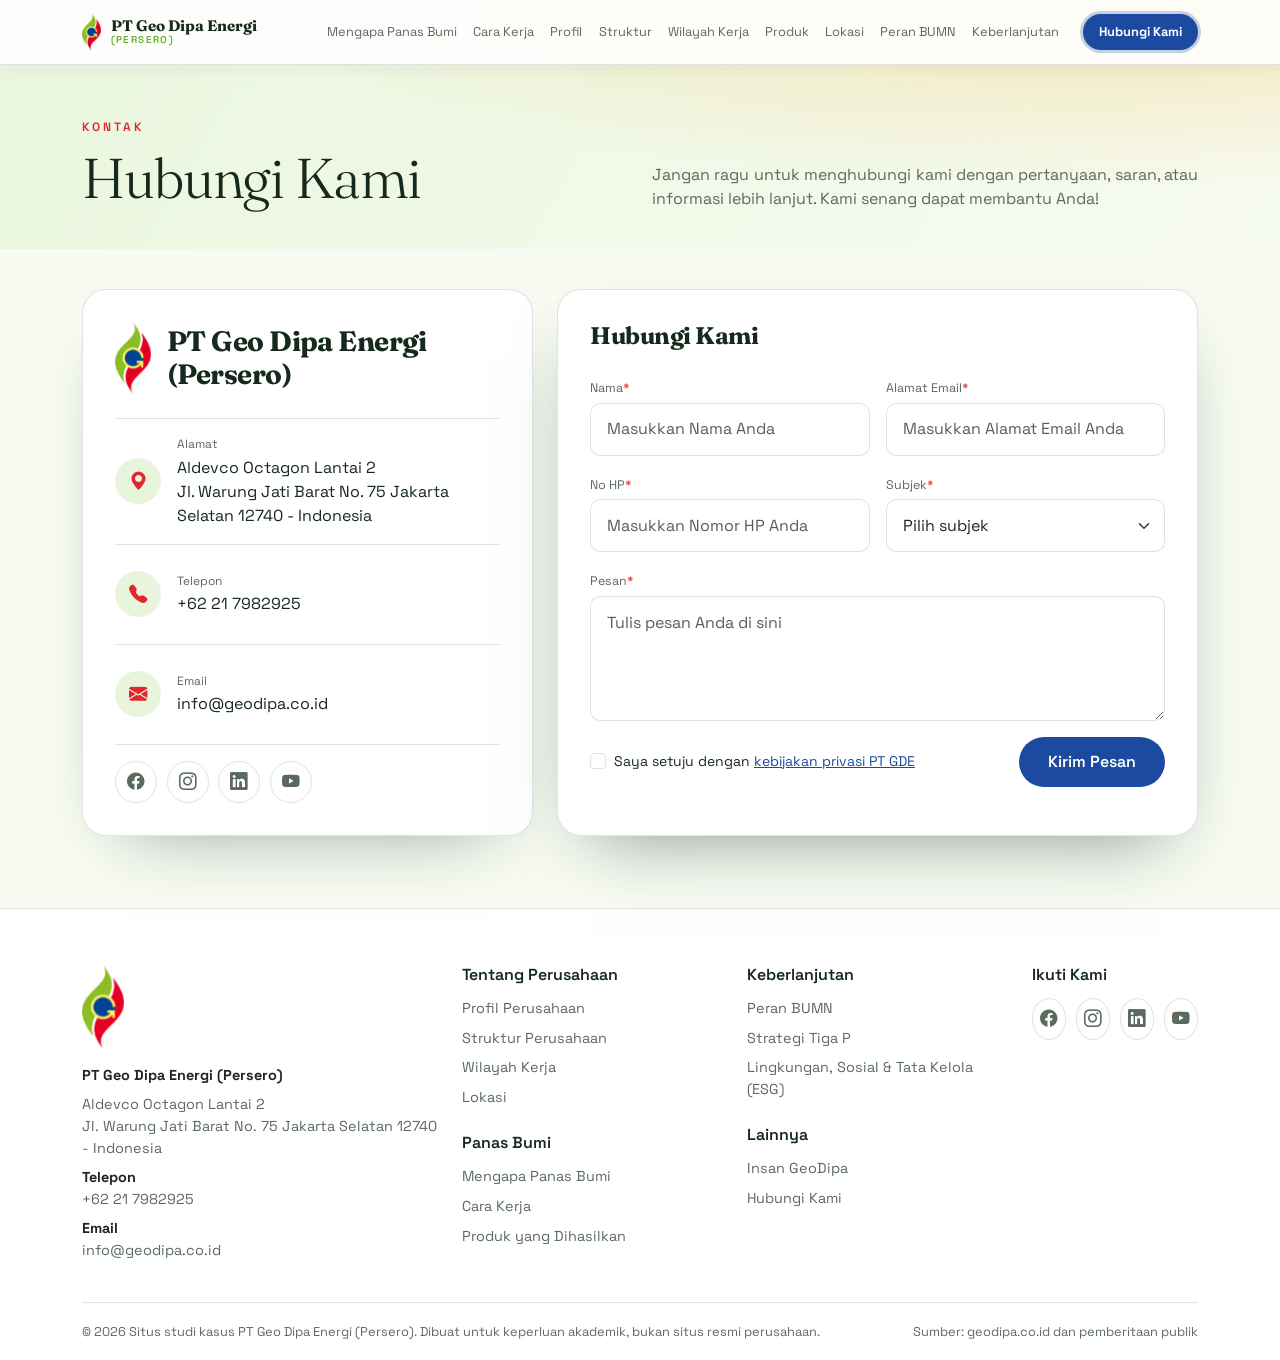
<file: kontak.html>
<!DOCTYPE html>
<html lang="id"><head>
<meta charset="utf-8"><meta name="viewport" content="width=device-width, initial-scale=1">
<title>Hubungi Kami | PT Geo Dipa Energi</title><link rel="icon" href="assets/img/logo.png">
<link rel="preconnect" href="https://fonts.googleapis.com"><link rel="preconnect" href="https://fonts.gstatic.com" crossorigin>
<link href="https://fonts.googleapis.com/css2?family=Fraunces:opsz,wght@9..144,600;9..144,700&family=Space+Grotesk:wght@400;500;600&display=swap" rel="stylesheet">
<link href="assets/vendor/bootstrap/css/bootstrap.min.css" rel="stylesheet">
<link href="assets/vendor/bootstrap-icons/bootstrap-icons.min.css" rel="stylesheet">
<link href="assets/vendor/aos/aos.css" rel="stylesheet">
<link href="assets/css/geodipa.css" rel="stylesheet">
</head><body>
<nav class="navbar navbar-expand-xl fixed-top"><div class="container">
  <span class="navbar-brand"><img src="assets/img/logo.png" alt="Logo PT Geo Dipa Energi"><span>PT Geo Dipa Energi<small>(PERSERO)</small></span></span>
  <button class="navbar-toggler border-0" data-bs-toggle="collapse" data-bs-target="#nav" aria-label="Buka menu"><i class="bi bi-list fs-2"></i></button>
  <div class="collapse navbar-collapse" id="nav"><ul class="navbar-nav ms-auto align-items-xl-center">
    <li class="nav-item"><a class="nav-link" href="index.html#kenapa">Mengapa Panas Bumi</a></li>
    <li class="nav-item"><a class="nav-link" href="index.html#cara">Cara Kerja</a></li>
    <li class="nav-item"><a class="nav-link" href="index.html#profil">Profil</a></li>
    <li class="nav-item"><a class="nav-link" href="index.html#struktur">Struktur</a></li>
    <li class="nav-item"><a class="nav-link" href="index.html#wilayah">Wilayah Kerja</a></li>
    <li class="nav-item"><a class="nav-link" href="index.html#produk">Produk</a></li>
    <li class="nav-item"><a class="nav-link" href="index.html#lokasi">Lokasi</a></li>
    <li class="nav-item"><a class="nav-link" href="index.html#peran">Peran BUMN</a></li>
    <li class="nav-item"><a class="nav-link" href="index.html#esg">Keberlanjutan</a></li>
    <li class="nav-item ms-xl-3"><a class="btn btn-magma btn-sm px-3 py-2 active" href="kontak.html" aria-current="page">Hubungi Kami</a></li>
  </ul></div>
</div></nav>
<header class="page-head"><div class="container"><div class="row g-4 align-items-end">
  <div class="col-lg-6"><div class="eyebrow mb-2">Kontak</div><h1 class="display-4 mb-0">Hubungi Kami</h1></div>
  <div class="col-lg-6 mute desc">Jangan ragu untuk menghubungi kami dengan pertanyaan, saran, atau informasi lebih lanjut. Kami senang dapat membantu Anda!</div></div></div></header>

<section class="kontak-sec"><div class="container"><div class="row g-4">
  <div class="col-lg-5" data-aos="fade-right"><div class="info-card">
    <div class="d-flex align-items-center gap-3 mb-4"><img src="assets/img/logo.png" alt="Logo GeoDipa" style="height:72px"><h3 class="serif mb-0">PT Geo Dipa Energi (Persero)</h3></div>
    <div class="irow"><i class="bi bi-geo-alt-fill"></i><div><small>Alamat</small>Aldevco Octagon Lantai 2<br>Jl. Warung Jati Barat No. 75 Jakarta Selatan 12740 - Indonesia</div></div>
    <div class="irow"><i class="bi bi-telephone-fill"></i><div><small>Telepon</small>+62 21 7982925</div></div>
    <div class="irow"><i class="bi bi-envelope-fill"></i><div><small>Email</small>info@geodipa.co.id</div></div>
    <div class="soc mt-auto pt-3">
      <a href="https://www.facebook.com/GeoDipaEnergi/" target="_blank" rel="noopener" aria-label="Facebook PT Geo Dipa Energi"><i class="bi bi-facebook"></i></a>
      <a href="https://www.instagram.com/geodipaenergi/" target="_blank" rel="noopener" aria-label="Instagram PT Geo Dipa Energi"><i class="bi bi-instagram"></i></a>
      <a href="https://www.linkedin.com/search/results/companies/?keywords=PT%20Geo%20Dipa%20Energi" target="_blank" rel="noopener" aria-label="LinkedIn PT Geo Dipa Energi"><i class="bi bi-linkedin"></i></a>
      <a href="https://www.youtube.com/results?search_query=PT+Geo+Dipa+Energi" target="_blank" rel="noopener" aria-label="YouTube PT Geo Dipa Energi"><i class="bi bi-youtube"></i></a></div>
  </div></div>
  <div class="col-lg-7" data-aos="fade-left"><form id="kontakForm" class="form-card h-100" novalidate method="POST" action="https://formsubmit.co/abdillahsiddiq660@gmail.com">
    <input type="hidden" name="_subject" value="Pesan baru dari website GeoDipa">
    <input type="hidden" name="_template" value="table">
    <input type="hidden" name="_captcha" value="false">
    <input type="hidden" name="_next" id="nextUrl" value="">
    <h4 class="serif mb-4">Hubungi Kami</h4>
    <div class="row g-3">
      <div class="col-md-6"><label class="form-label" for="nama">Nama<i>*</i></label><input class="form-control" id="nama" name="nama" placeholder="Masukkan Nama Anda" required></div>
      <div class="col-md-6"><label class="form-label" for="email">Alamat Email<i>*</i></label><input class="form-control" type="email" id="email" name="email" placeholder="Masukkan Alamat Email Anda" required></div>
      <div class="col-md-6"><label class="form-label" for="hp">No HP<i>*</i></label><input class="form-control" type="tel" id="hp" name="no_hp" placeholder="Masukkan Nomor HP Anda" required></div>
      <div class="col-md-6"><label class="form-label" for="subjek">Subjek<i>*</i></label><select class="form-select" id="subjek" name="subjek" required><option value="">Pilih subjek</option><option>Pertanyaan umum</option><option>Kerja sama</option><option>Karier</option><option>Tanggung jawab sosial</option><option>Saran dan masukan</option><option>Lainnya</option></select></div>
      <div class="col-12"><label class="form-label" for="pesan">Pesan<i>*</i></label><textarea class="form-control" id="pesan" name="pesan" rows="4" placeholder="Tulis pesan Anda di sini" required></textarea></div>
      <input type="text" name="_honey" style="display:none" tabindex="-1" autocomplete="off">
      <div class="col-sm-7 d-flex align-items-center"><div class="form-check"><input class="form-check-input" type="checkbox" id="setuju" required><label class="form-check-label small" for="setuju">Saya setuju dengan <a href="index.html#kebijakan-privasi" target="_blank" rel="noopener">kebijakan privasi PT GDE</a></label></div></div>
      <div class="col-sm-5 text-sm-end"><button class="btn btn-magma" id="kirim" type="submit">Kirim Pesan</button></div>
      <div class="col-12"><div id="hasil" class="alert d-none mb-0" role="alert"></div></div>
    </div></form></div>
</div></div></section>

<footer><div class="container"><div class="row g-4">
  <div class="col-lg-4"><img src="assets/img/logo.png" class="logo-f" alt="Logo GeoDipa">
    <b class="text-dark d-block">PT Geo Dipa Energi (Persero)</b>
    <p class="mb-2 mt-2">Aldevco Octagon Lantai 2<br>Jl. Warung Jati Barat No. 75 Jakarta Selatan 12740 - Indonesia</p>
    <b class="text-dark d-block">Telepon</b><p class="mb-2">+62 21 7982925</p>
    <b class="text-dark d-block">Email</b><p class="mb-0">info@geodipa.co.id</p></div>
  <div class="col-6 col-lg-3"><h6>Tentang Perusahaan</h6><a href="index.html#profil">Profil Perusahaan</a><a href="index.html#struktur">Struktur Perusahaan</a><a href="index.html#wilayah">Wilayah Kerja</a><a href="index.html#lokasi">Lokasi</a>
    <h6 class="mt-4">Panas Bumi</h6><a href="index.html#kenapa">Mengapa Panas Bumi</a><a href="index.html#cara">Cara Kerja</a><a href="index.html#produk">Produk yang Dihasilkan</a></div>
  <div class="col-6 col-lg-3"><h6>Keberlanjutan</h6><a href="index.html#peran">Peran BUMN</a><a href="index.html#esg">Strategi Tiga P</a><a href="index.html#esg">Lingkungan, Sosial &amp; Tata Kelola (ESG)</a>
    <h6 class="mt-4">Lainnya</h6><a href="index.html#insan">Insan GeoDipa</a><a href="kontak.html">Hubungi Kami</a></div>
  <div class="col-lg-2"><h6>Ikuti Kami</h6><div class="soc">
    <a href="https://www.facebook.com/GeoDipaEnergi/" target="_blank" rel="noopener" aria-label="Facebook PT Geo Dipa Energi"><i class="bi bi-facebook"></i></a>
    <a href="https://www.instagram.com/geodipaenergi/" target="_blank" rel="noopener" aria-label="Instagram PT Geo Dipa Energi"><i class="bi bi-instagram"></i></a>
    <a href="https://www.linkedin.com/search/results/companies/?keywords=PT%20Geo%20Dipa%20Energi" target="_blank" rel="noopener" aria-label="LinkedIn PT Geo Dipa Energi"><i class="bi bi-linkedin"></i></a>
    <a href="https://www.youtube.com/results?search_query=PT+Geo+Dipa+Energi" target="_blank" rel="noopener" aria-label="YouTube PT Geo Dipa Energi"><i class="bi bi-youtube"></i></a></div></div>
</div>
<div class="copy d-flex flex-wrap justify-content-between gap-2"><span>© 2026 Situs studi kasus PT Geo Dipa Energi (Persero). Dibuat untuk keperluan akademik, bukan situs resmi perusahaan.</span><span>Sumber: geodipa.co.id dan pemberitaan publik</span></div></div></footer>
<script src="assets/vendor/bootstrap/js/bootstrap.bundle.min.js"></script>
<script src="assets/vendor/aos/aos.js"></script>
<script src="assets/js/kontak-v2.js"></script>
</body></html>
</file>
<file: assets/css/geodipa.css>
:root{--bg:#f7fbf2;--bg2:#ffffff;--tint:#e9f4dc;--magma:#e0262e;--amber:#f2a516;--steam:#5fae2e;--navy:#1b4aa0;--cream:#15291d;--mute:#5a6a5f;--line:rgba(21,41,29,.13)}
html{scroll-behavior:smooth}
body{background:var(--bg);color:var(--cream);font-family:'Space Grotesk',system-ui,sans-serif;overflow-x:hidden}
h1,h2,h3,.serif{font-family:'Fraunces',Georgia,serif;font-weight:700;letter-spacing:-.02em}
a{color:var(--amber)}
.mute{color:var(--mute)}
.eyebrow{font-size:.75rem;letter-spacing:.25em;text-transform:uppercase;color:var(--magma);font-weight:600}
section{padding:68px 0;position:relative}
.grad{background:linear-gradient(90deg,var(--magma),var(--amber));-webkit-background-clip:text;background-clip:text;color:transparent}

.navbar{background:rgba(14,15,19,.75);backdrop-filter:blur(12px);border-bottom:1px solid var(--line)}
.navbar-brand{font-family:'Fraunces',serif;font-weight:700;color:var(--cream)}
.navbar-brand i{color:var(--magma)}
.nav-link{color:var(--mute);font-size:.9rem}.nav-link:hover,.nav-link.active{color:var(--amber)}
.btn-magma{background:linear-gradient(135deg,var(--magma),var(--amber));border:0;color:#1a0d05;font-weight:600;border-radius:50px;padding:.8rem 1.8rem}
.btn-magma:hover{filter:brightness(1.1);transform:translateY(-2px);color:#1a0d05}
.btn-ghost{border:1px solid var(--line);color:var(--cream);border-radius:50px;padding:.8rem 1.8rem}
.btn-ghost:hover{border-color:var(--steam);color:var(--steam)}

#hero{min-height:100vh;display:flex;align-items:center;padding-top:90px;background:radial-gradient(ellipse at 50% 120%,rgba(255,90,31,.35),transparent 60%)}
#fx{position:absolute;inset:0;width:100%;height:100%}
#hero h1{font-size:clamp(2.6rem,7vw,5.6rem);line-height:1.02}
@keyframes pulse{50%{opacity:.3}}
.scroll-hint{position:absolute;bottom:28px;left:50%;transform:translateX(-50%);color:var(--mute);font-size:.75rem;letter-spacing:.2em;text-align:center}
.scroll-hint i{display:block;animation:bob 1.6s infinite;color:var(--magma);font-size:1.3rem}
@keyframes bob{50%{transform:translateY(8px)}}

.gcard{background:var(--bg2);border:1px solid var(--line);border-radius:20px;padding:1.8rem;height:100%;transition:.35s}
.gcard:hover{transform:translateY(-6px);border-color:var(--magma);box-shadow:0 18px 40px -18px rgba(255,90,31,.5)}
.gcard .ic{font-size:2rem;color:var(--magma)}

.layer-btn{display:block;width:100%;text-align:left;background:var(--bg2);border:1px solid var(--line);color:var(--cream);padding:1rem 1.2rem;border-radius:14px;margin-bottom:.7rem;transition:.3s}
.layer-btn:hover,.layer-btn.on{border-color:var(--amber);background:linear-gradient(90deg,rgba(255,90,31,.25),transparent)}
.layer-btn small{display:block;color:var(--mute)}
.earth{position:relative;border-radius:24px;overflow:hidden;border:1px solid var(--line);aspect-ratio:1/1.05;background:linear-gradient(#5b4636 0 14%,#3a2c24 14% 34%,#6b2b16 34% 62%,#d9480f 62% 82%,#ffb347 82%)}
.earth .band{position:absolute;left:0;right:0;transition:.4s;opacity:.35}
.earth .band.on{opacity:1;box-shadow:inset 0 0 0 3px var(--cream)}
.earth .well{position:absolute;left:46%;top:6%;width:4px;height:58%;background:#ddd;border-radius:3px}
.earth .well::after{content:'';position:absolute;inset:0;background:linear-gradient(transparent,var(--steam),transparent);background-size:100% 40px;animation:flow 1.2s linear infinite}
@keyframes flow{to{background-position:0 40px}}
.earth .plant{position:absolute;left:44%;top:-1%;font-size:2.2rem;color:var(--cream)}
.earth .lbl{position:absolute;left:58%;font-size:.78rem;background:rgba(0,0,0,.45);padding:.15rem .6rem;border-radius:20px}

.tl{position:relative;padding-left:2rem;border-left:2px dashed var(--line)}
.tl .it{position:relative;margin-bottom:2rem}
.tl .it::before{content:'';position:absolute;left:-2.6rem;top:.4rem;width:14px;height:14px;border-radius:50%;background:var(--magma);box-shadow:0 0 0 5px rgba(255,90,31,.2)}
.tl .yr{font-family:'Fraunces',serif;font-size:1.6rem;color:var(--amber)}

.stat{text-align:center;padding:1.5rem}
.stat .n{font-family:'Fraunces',serif;font-size:3.4rem;font-weight:700}

.wkp .bar{height:8px;border-radius:8px;background:var(--line);overflow:hidden}
.wkp .bar span{display:block;height:100%;background:linear-gradient(90deg,var(--magma),var(--amber));border-radius:8px;width:0;transition:width 1.4s}
.chip{display:inline-block;font-size:.72rem;border-radius:50px;padding:.2rem .7rem;border:1px solid var(--steam);color:var(--steam)}
.chip.dev{border-color:var(--amber);color:var(--amber)}

.flip{perspective:1000px;height:250px}
.flip>div{position:relative;width:100%;height:100%;transition:transform .7s;transform-style:preserve-3d}
.flip:hover>div,.flip.open>div{transform:rotateY(180deg)}
.flip .f,.flip .b{position:absolute;inset:0;backface-visibility:hidden;border-radius:20px;padding:2rem;display:flex;flex-direction:column;justify-content:center}
.flip .f{background:var(--bg2);border:1px solid var(--line)}
.flip .b{background:linear-gradient(135deg,var(--magma),#b3340a);transform:rotateY(180deg);font-size:.92rem}

.p3{display:grid;grid-template-columns:repeat(3,1fr);gap:1rem}
@media(max-width:767px){.p3{grid-template-columns:1fr}}
.p3 .gcard{text-align:center}
.p3 .gcard:nth-child(1) .ic{color:var(--amber)}.p3 .gcard:nth-child(2) .ic{color:var(--steam)}

.nav-pills .nav-link{border-radius:50px;border:1px solid var(--line);margin-right:.5rem}
.nav-pills .nav-link.active{background:var(--magma);color:#1a0d05;border-color:var(--magma)}
.quote{font-size:clamp(1.6rem,4vw,2.8rem);line-height:1.2}
footer{border-top:1px solid var(--line);padding:2.5rem 0;color:var(--mute);font-size:.85rem}


a{color:var(--navy)}
.navbar{background:rgba(255,255,255,.88);box-shadow:0 2px 18px rgba(21,41,29,.06)}
.navbar-brand{display:flex;align-items:center;gap:.6rem;font-size:1.05rem;line-height:1.1;color:var(--cream)}
.navbar-brand img{height:44px;width:auto}
.navbar-brand small{display:block;font-family:'Space Grotesk',sans-serif;font-size:.62rem;letter-spacing:.14em;color:var(--steam);font-weight:600}
.nav-link:hover,.nav-link.active{color:var(--magma)}
.btn-magma{background:var(--navy);color:#fff}.btn-magma:hover{background:var(--magma);color:#fff}
.btn-ghost{color:var(--cream);background:#fff}.btn-ghost:hover{border-color:var(--steam);color:var(--steam)}
.grad{background:linear-gradient(90deg,var(--magma),var(--amber));-webkit-background-clip:text;background-clip:text;color:transparent}
#hero{background:radial-gradient(ellipse at 85% 10%,rgba(242,165,22,.22),transparent 55%),radial-gradient(ellipse at 10% 100%,rgba(95,174,46,.28),transparent 55%),var(--bg)}
.hero-pic{position:relative}
.hero-pic img{width:100%;border-radius:220px 220px 28px 28px;border:6px solid #fff;box-shadow:0 30px 60px -25px rgba(21,41,29,.5);aspect-ratio:4/4.6;object-fit:cover}
.hero-pic .badge-f{position:absolute;left:-14px;bottom:28px;background:#fff;border-radius:16px;padding:.7rem 1rem;box-shadow:0 14px 30px -12px rgba(21,41,29,.4);font-size:.82rem}
.hero-pic .badge-f b{color:var(--magma);font-size:1.3rem;display:block;font-family:'Fraunces',serif}
.gcard{box-shadow:0 10px 30px -22px rgba(21,41,29,.5)}
.gcard:hover{box-shadow:0 18px 40px -18px rgba(224,38,46,.4)}
.layer-btn{background:#fff}
.earth .plant{color:#fff}.earth .lbl{color:#fff}
.flip .f{background:#fff;box-shadow:0 10px 30px -22px rgba(21,41,29,.5)}.flip .b{color:#fff}
.nav-pills .nav-link{color:var(--cream);background:#fff}
.nav-pills .nav-link.active{color:#fff;background:var(--navy);border-color:var(--navy)}
.photo-frame{position:relative}
.photo-frame img{width:100%;border-radius:24px;border:6px solid #fff;box-shadow:0 30px 60px -28px rgba(21,41,29,.55)}
.photo-frame::before{content:'';position:absolute;inset:18px -14px -14px 18px;border-radius:26px;background:linear-gradient(135deg,var(--steam),var(--amber),var(--magma));z-index:-1;opacity:.55}
.cta-end{background:radial-gradient(ellipse at 50% 100%,rgba(95,174,46,.35),transparent 65%),radial-gradient(ellipse at 20% 0,rgba(242,165,22,.2),transparent 60%)}

.page-head{padding:150px 0 70px;background:radial-gradient(ellipse at 90% 0,rgba(242,165,22,.25),transparent 55%),linear-gradient(120deg,#eaf6dd,#f7fbf2)}
.form-card{background:#fff;border-radius:24px;padding:2rem;box-shadow:0 30px 70px -35px rgba(21,41,29,.55);border:1px solid var(--line)}
.form-label{font-size:.78rem;color:var(--mute);margin-bottom:.3rem}.form-label i{color:var(--magma);font-style:normal}
.form-control,.form-select{padding:.85rem 1rem;border-radius:10px;border-color:var(--line)}
.form-control:focus,.form-select:focus{border-color:var(--steam);box-shadow:0 0 0 .2rem rgba(95,174,46,.18)}
.contact-info b{font-size:.85rem;color:var(--mute);display:block;margin-top:1rem}

footer{background:#fff;padding:3.5rem 0 0;color:var(--mute);font-size:.9rem}
footer h6{font-family:'Space Grotesk',sans-serif;font-weight:600;color:var(--cream);margin-bottom:.9rem}
footer a{color:var(--mute);text-decoration:none;display:block;margin-bottom:.5rem}footer a:hover{color:var(--magma)}
footer .logo-f{height:84px;margin-bottom:1rem}
.soc{display:flex;gap:.6rem}
.soc a{text-decoration:none;color:var(--mute);width:42px;height:42px;border:1px solid var(--line);border-radius:50%;display:grid;place-items:center;margin:0;font-size:1.1rem;color:var(--mute)}
.soc a:hover{background:var(--navy);color:#fff;border-color:var(--navy)}
footer .copy{border-top:1px solid var(--line);margin-top:2.5rem;padding:1.2rem 0;font-size:.8rem}


.org-scroll{overflow-x:auto;padding:6px 4px 18px;-webkit-overflow-scrolling:touch}
.org{min-width:1260px;position:relative;--tab-g:#7ab928;--tab-o:var(--amber);--tab-b:#3b82d6;--tab-r:#e8585a;--ln:#2a3a31}
.otop{display:flex;justify-content:center}
.dcard{background:#fff;border-radius:18px;box-shadow:0 14px 34px -20px rgba(21,41,29,.55);padding:14px 14px 16px;text-align:center;width:224px}
.dcard .ph{width:128px;height:116px;margin:0 auto 10px;border-radius:14px;background:linear-gradient(160deg,#9bd04a,#6aa22a);display:grid;place-items:center;overflow:hidden}
.dcard .ph i{font-size:5.4rem;color:rgba(255,255,255,.92);line-height:1;margin-top:18px}
.dcard .ph img{width:100%;height:100%;object-fit:cover}
.dcard b{display:block;font-size:.92rem;line-height:1.25;font-weight:600}
.oc{position:relative;background:#fff;border-radius:12px;box-shadow:0 8px 22px -14px rgba(21,41,29,.55);padding:.55rem .7rem .55rem 1.05rem;font-size:.72rem;line-height:1.25;color:var(--cream);min-height:44px;display:flex;align-items:center}
.oc::before{content:'';position:absolute;left:0;top:7px;bottom:7px;width:6px;border-radius:0 6px 6px 0;background:var(--tab-b)}
.oc.o{font-weight:600;font-size:.8rem;padding-top:.7rem;padding-bottom:.7rem;min-height:54px}
.oc.o::before{background:var(--tab-o)}
.oc.r::before{background:var(--tab-r)}
.oc.rt{padding:.55rem 1.05rem .55rem .7rem}
.oc.rt::before{left:auto;right:0;border-radius:6px 0 0 6px}
.oc.rt{text-align:right;justify-content:flex-end}

.ostaff{display:grid;grid-template-columns:1fr 0 1fr;align-items:center;height:132px;position:relative}
.ostaff .sm{height:100%;border-left:2px solid var(--ln)}
.ostaff .sl,.ostaff .sr{display:flex;align-items:center;position:relative}
.ostaff .sl{justify-content:flex-end}
.ostaff .sl .oc.o,.ostaff .sr .oc{width:170px;flex:none}
.ostaff .sl::after,.ostaff .sr::before{content:'';position:absolute;top:50%;height:2px;background:var(--ln)}
.ostaff .sl::after{right:0;width:calc(100% - 100% + 0px)}
.ostaff .sl .oc.o{margin-right:0}
.ostaff .sl{padding-right:0}
.ostaff .sr{padding-left:0}
.ostaff .sl .oc.o{position:relative;margin-right:36px}
.ostaff .sl .oc.o::after{content:'';position:absolute;right:-36px;top:50%;width:36px;height:2px;background:var(--ln)}
.ostaff .sr .oc{margin-left:36px;position:relative}
.ostaff .sr .oc::after{content:'';position:absolute;left:-36px;top:50%;width:36px;height:2px;background:var(--ln)}
.ostaff .sl::after,.ostaff .sr::before{display:none}
.ostaff .stack{display:flex;flex-direction:column;gap:10px;width:200px;margin-right:34px;position:relative}
.ostaff .stack::after{content:'';position:absolute;right:-18px;top:50%;width:18px;height:2px;background:var(--ln)}
.ostaff .stack::before{content:'';position:absolute;right:-18px;top:25%;bottom:25%;border-right:2px solid var(--ln)}
.ostaff .stack .oc{position:relative}
.ostaff .stack .oc::after{content:'';position:absolute;right:-18px;top:50%;width:18px;height:2px;background:var(--ln)}

.odirs{display:grid;grid-template-columns:repeat(8,1fr);position:relative;padding-top:26px}
.odirs::before{content:'';position:absolute;top:0;left:18.75%;right:12.5%;border-top:2px solid var(--ln)}
.ogrp{position:relative;padding:0 6px}
.ogrp::before{content:'';position:absolute;top:-26px;left:50%;height:26px;border-left:2px solid var(--ln)}
.odir{display:flex;justify-content:center;padding-bottom:26px;position:relative}
.odir .dcard{width:200px}
.odir::after{content:'';position:absolute;bottom:0;left:50%;height:26px;border-left:2px solid var(--ln)}
.ocols{display:grid;position:relative}
.ocols.n3{grid-template-columns:repeat(3,1fr)}.ocols.n2{grid-template-columns:repeat(2,1fr)}
.ocol{position:relative;padding:26px 5px 0}
.ocol::before{content:'';position:absolute;top:0;left:0;right:0;border-top:2px solid var(--ln)}
.ocol:first-child::before{left:50%}.ocol:last-child::before{right:50%}
.ocol::after{content:'';position:absolute;top:0;left:50%;height:26px;border-left:2px solid var(--ln)}
.ocols .ocol:only-child::before{display:none}
.kids{list-style:none;margin:0 0 0 16px;padding:12px 0 0 14px;border-left:2px solid var(--ln);position:relative;top:0}
.kids li{position:relative;margin-bottom:10px}
.kids li::before{content:'';position:absolute;left:-14px;top:50%;width:14px;height:2px;background:var(--ln)}
.kids li:last-child{margin-bottom:0}
.ocol>.oc.o{position:relative}
.kids{margin-top:0}
.ocol>.oc.o+.kids{margin-top:0}
.olegend{display:flex;flex-wrap:wrap;gap:.6rem 1.6rem;margin-top:1.4rem;padding:1rem 1.2rem;border:1px dashed var(--line);border-radius:16px;background:#fff;font-size:.82rem;width:fit-content;max-width:100%}
.olegend span{display:inline-flex;align-items:center;gap:.5rem}
.lg{width:18px;height:18px;border-radius:5px;display:inline-block}
.lg.g{background:#7ab928}.lg.o{background:var(--amber)}.lg.b{background:#3b82d6}.lg.r{background:#e8585a}

.pcard{background:#fff;border:1px solid var(--line);border-radius:24px;overflow:hidden;height:100%;display:flex;flex-direction:column;box-shadow:0 14px 34px -24px rgba(21,41,29,.55);transition:.35s}
.pcard:hover{transform:translateY(-6px);box-shadow:0 24px 48px -22px rgba(21,41,29,.55)}
.pimg{position:relative;aspect-ratio:16/10;overflow:hidden;background:#1b2a22}
.pimg img{width:100%;height:100%;object-fit:cover;transition:transform .8s}
.pcard:hover .pimg img{transform:scale(1.06)}
.pimg::after{content:'';position:absolute;inset:0;background:linear-gradient(transparent 55%,rgba(10,20,14,.55))}
.ptag{position:absolute;left:16px;top:16px;z-index:2;background:rgba(255,255,255,.94);border-radius:50px;font-size:.72rem;font-weight:600;padding:.25rem .8rem;color:var(--navy)}
.pnum{position:absolute;right:18px;bottom:8px;z-index:2;font-family:'Fraunces',serif;font-weight:700;font-size:2.6rem;color:rgba(255,255,255,.9);line-height:1}
.pbody{padding:1.6rem 1.7rem 1.8rem;position:relative;flex:1}
.pic{width:50px;height:50px;border-radius:14px;display:grid;place-items:center;background:var(--tint);color:var(--magma);font-size:1.5rem;margin-top:-52px;position:relative;z-index:3;border:4px solid #fff;box-sizing:content-box;box-shadow:0 8px 18px -10px rgba(21,41,29,.6);margin-bottom:.9rem}
.pcard:nth-child(n) .pic{color:var(--steam)}
.psub{font-size:.82rem;color:var(--navy);font-weight:600;margin:.2rem 0 .7rem}

.mapbox{position:relative;border-radius:24px;overflow:hidden;border:6px solid #fff;box-shadow:0 30px 60px -28px rgba(21,41,29,.55);background:#dfe8d8;aspect-ratio:16/11;min-height:360px}
.mapbox iframe{position:absolute;inset:0;width:100%;height:100%;border:0}
.maptabs{position:absolute;left:12px;top:12px;z-index:3;display:flex;background:#fff;border-radius:50px;padding:3px;box-shadow:0 8px 20px -8px rgba(0,0,0,.4)}
.maptabs button{border:0;background:transparent;border-radius:50px;font-size:.78rem;padding:.35rem .8rem;color:var(--cream)}
.maptabs button.on{background:var(--navy);color:#fff}
.loc .ic{font-size:2.2rem}
@media(min-width:992px) and (max-width:1199px){.navbar .nav-link{padding-left:.45rem;padding-right:.45rem;font-size:.82rem}}
@media(min-width:1200px){.navbar .nav-link{padding-left:.55rem;padding-right:.55rem}}


.navbar-brand{cursor:default;user-select:none}
.navbar .nav-link::after{content:attr(data-t);display:block;height:0;overflow:hidden;visibility:hidden;font-weight:700;pointer-events:none}
.navbar .nav-link.active{font-weight:700;color:var(--magma)}
.navbar .btn-magma{font-weight:500}
.navbar .btn-magma.active{font-weight:700;box-shadow:0 0 0 3px rgba(27,74,160,.25)}
section[id]{scroll-margin-top:64px}
p,.tl .it .mute,.desc{text-align:justify;text-justify:inter-word;hyphens:auto}
.stat p,.quote,.cta-end p,footer p{text-align:center}
footer p{text-align:left}
.hero-copy{text-align:justify}

section>.container>.row.mb-5,section>.container>h2.mb-5,section>.container>.p3.mb-5{margin-bottom:2rem!important}
.stat{padding:1.1rem .8rem}.stat .n{font-size:2.6rem;line-height:1.1}
.cta-end{padding:64px 0}
.loc{display:flex;flex-direction:column}
.btn-magma.active,.btn-magma:active{background:var(--navy);color:#fff;border-color:transparent}
.page-head{padding:118px 0 38px}
.kontak-sec{padding:40px 0 72px}
.info-card{background:#fff;border:1px solid var(--line);border-radius:24px;padding:2rem;height:100%;display:flex;flex-direction:column;box-shadow:0 30px 70px -45px rgba(21,41,29,.55)}
.irow{display:flex;gap:1rem;align-items:center;padding:1rem 0;border-top:1px solid var(--line);flex:1}
.irow>i{flex:none;width:46px;height:46px;border-radius:50%;display:grid;place-items:center;background:var(--tint);color:var(--magma);font-size:1.15rem}
.irow small{display:block;color:var(--mute);font-size:.75rem;margin-bottom:.15rem}
.irow>div{line-height:1.5}
.info-card .soc{border-top:1px solid var(--line);padding-top:1.1rem;margin-top:0!important}
.loc .irow{padding:.9rem 0}.loc .irow:last-of-type{margin-bottom:.4rem}
.loc .irow b{font-size:.9rem;line-height:1.4;display:block}
@media(max-width:575px){#hero .fs-5{font-size:1rem!important}section{padding:52px 0}}

.pol-card{height:auto;gap:1.4rem;padding:2.2rem 2.4rem}
.pol{display:flex;gap:1.1rem;align-items:flex-start}
.pol .n{flex:none;width:38px;height:38px;border-radius:50%;background:var(--tint);color:var(--magma);display:grid;place-items:center;font-weight:700}
.pol h5{margin-bottom:.3rem}
.navbar .nav-link,.navbar .btn{white-space:nowrap}
@media(min-width:1200px) and (max-width:1399px){.navbar .nav-link{font-size:.8rem;padding-left:.38rem;padding-right:.38rem}.navbar .btn-sm{font-size:.8rem}.navbar-brand{font-size:.95rem}.navbar-brand img{height:38px}}
.pol-end{border-top:1px solid var(--line);padding-top:1.2rem}.pol-end p+p{margin-top:.5rem}

#kebijakan-privasi{display:none;padding:0}
body.view-privasi>section:not(#kebijakan-privasi){display:none}
body.view-privasi #kebijakan-privasi{display:block}
#gauge{position:fixed;right:18px;top:50%;transform:translateY(-50%);height:46vh;width:2px;background:var(--line);z-index:50}
#gauge i{position:absolute;left:-5px;width:12px;height:12px;border-radius:50%;background:var(--magma);box-shadow:0 0 14px var(--magma);top:0}
#gauge span{position:absolute;right:16px;top:-26px;font-size:.7rem;white-space:nowrap;color:var(--amber)}
@media(max-width:991px){#gauge{display:none}}

@media (max-width: 767px) {
  html, body { overflow-x: hidden; max-width: 100%; }
  section { overflow-x: clip; padding: 60px 0; }
  .navbar-brand { font-size: .9rem; }
  .navbar-brand img { height: 36px; }
  .navbar-brand small { font-size: .55rem; }
  #hero { padding-top: 100px; padding-bottom: 80px; }
  #hero h1 { font-size: clamp(2rem, 9vw, 2.6rem); line-height: 1.15; }
  #hero .d-flex { flex-direction: column; align-items: stretch; }
  .hero-tag { font-size: .72rem; }
  .hero-pic .badge-f { left: 8px; bottom: 16px; }
  .scroll-hint { display: none; }
  .photo-frame::before { inset: 14px -4px -4px 14px; }
  h2.display-5, h2.display-6 { font-size: 1.6rem; }
  .stat { padding: 1rem .5rem; }
  .stat .n { font-size: 2.3rem; }
  .flip { height: 400px; }
  .flip .f, .flip .b { padding: 1.3rem; }
  .flip .f h3 { font-size: 1.35rem; }
  .flip .b { font-size: .84rem; line-height: 1.5; overflow-y: auto; }
  .flip .b p { margin-bottom: .6rem; }
  .mapbox { aspect-ratio: 4 / 3; min-height: 280px; }
  img { max-width: 100%; }
}
</file>
